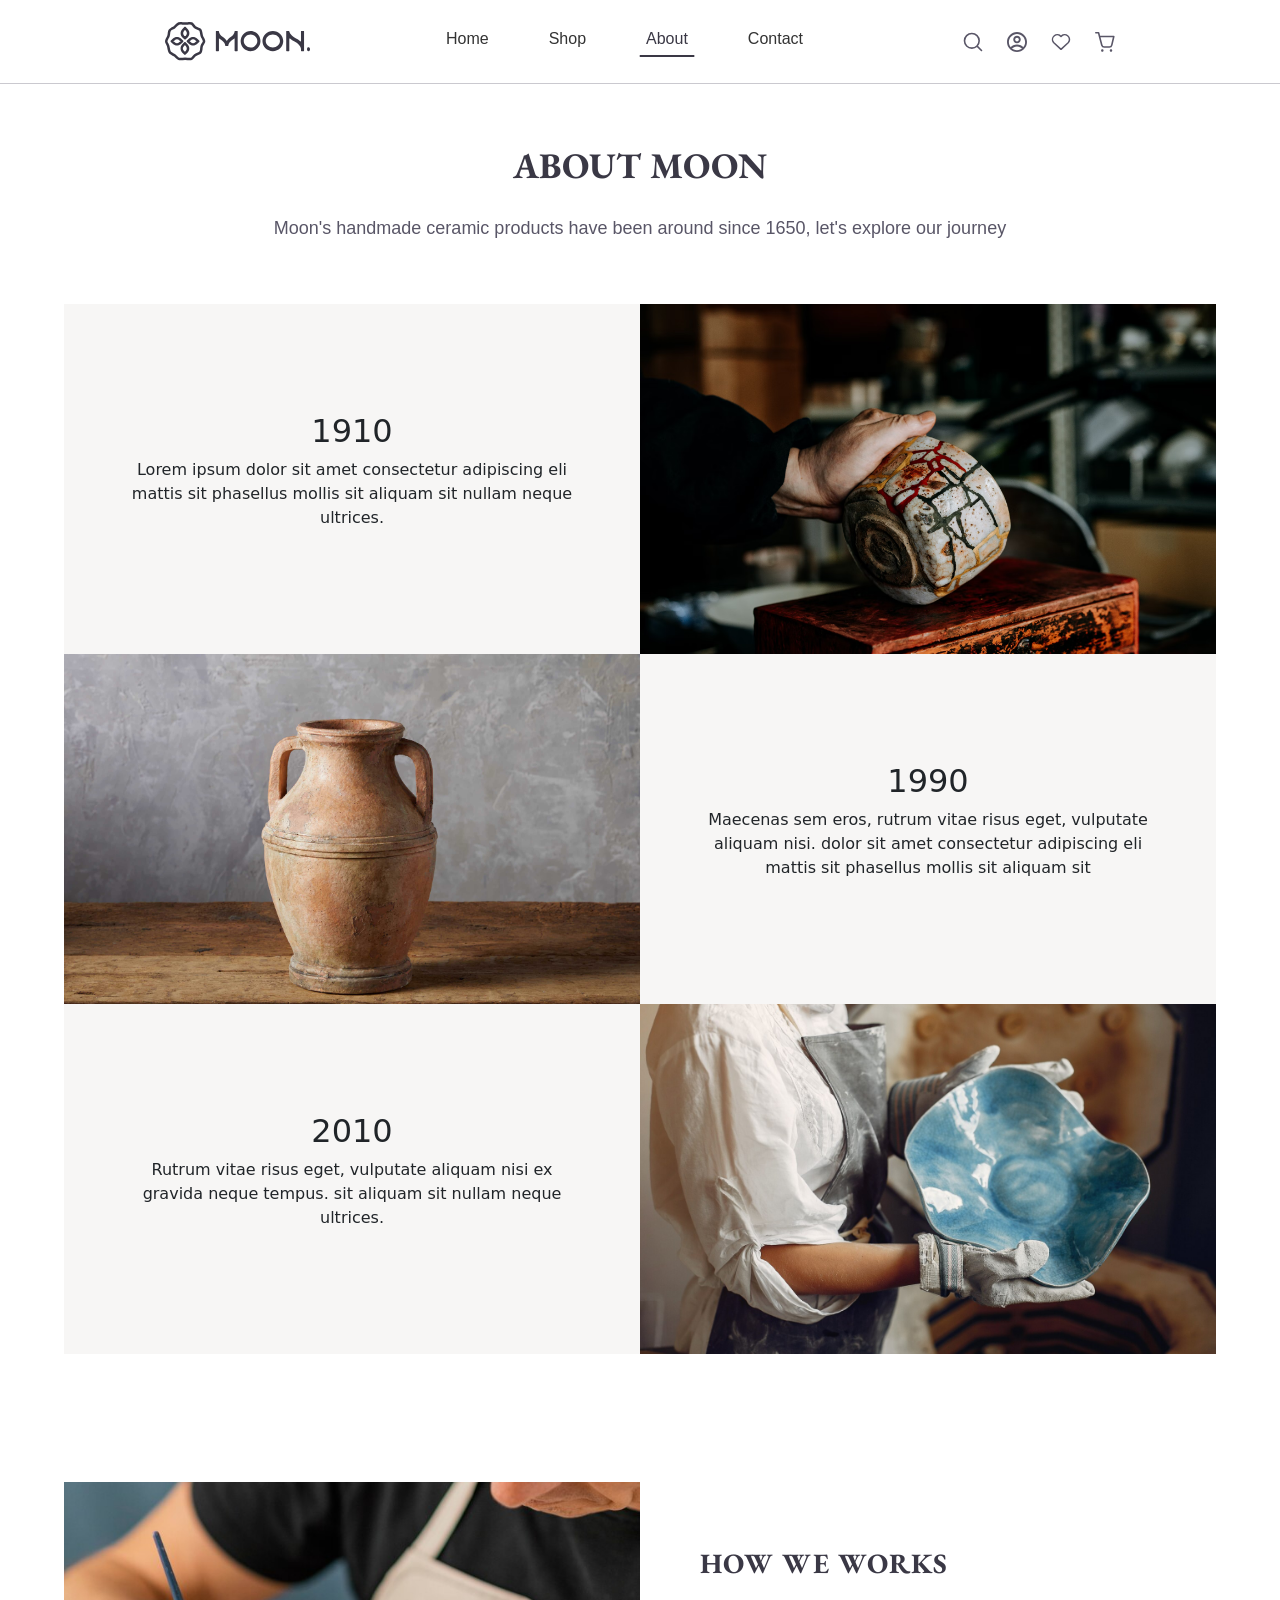
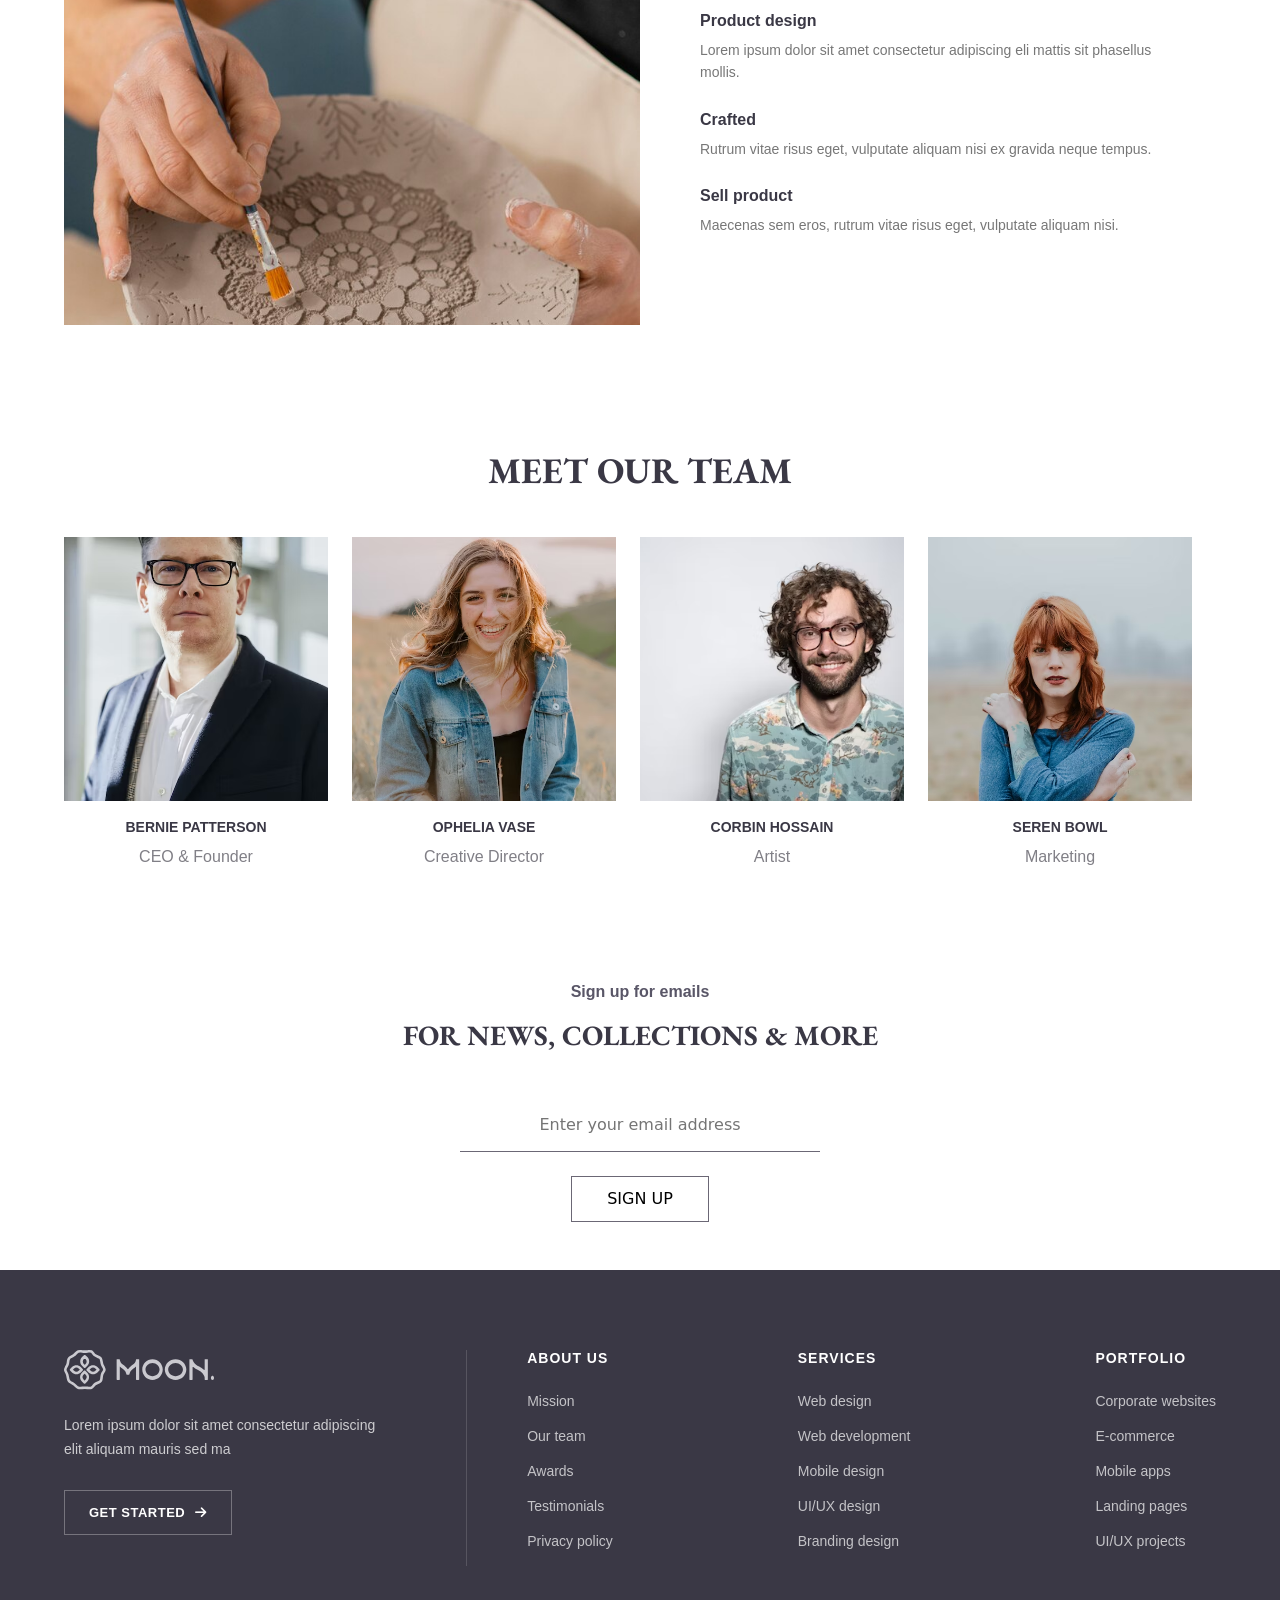
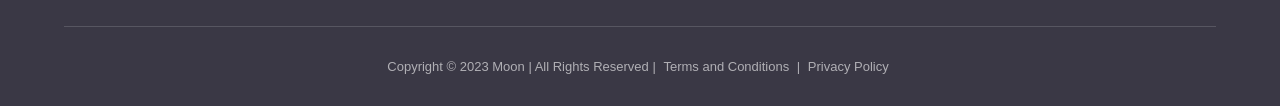
<file: pages/about.html>
<!doctype html>
<html lang="en">
  <head>
    <meta charset="UTF-8" />
    <meta name="viewport" content="width=device-width, initial-scale=1.0" />
    <title>About Moon - Crafting Beautiful Spaces</title>
    <link
      rel="stylesheet"
      href="https://cdn.jsdelivr.net/npm/swiper@11/swiper-bundle.min.css"
    />
    <!-- Link for Bootstrap -->
    <link
      href="https://cdn.jsdelivr.net/npm/bootstrap@5.3.8/dist/css/bootstrap.min.css"
      rel="stylesheet"
      integrity="sha384-sRIl4kxILFvY47J16cr9ZwB07vP4J8+LH7qKQnuqkuIAvNWLzeN8tE5YBujZqJLB"
      crossorigin="anonymous"
    />

    <link rel="stylesheet" href="../styles/About.css" />
    <link
      rel="stylesheet"
      href="https://cdnjs.cloudflare.com/ajax/libs/font-awesome/6.5.1/css/all.min.css"
    />
    <link rel="icon" type="image/png" href="../images/whitelogo.svg" />
  </head>
  <body>
    <div class="off-screen-menu">
      <ul>
        <li><a href="../index.html">Home</a></li>
        <li><a href="shop.html">Shop</a></li>
        <li><a href="about.html">About</a></li>
        <li><a href="about.html">Contact</a></li>
        <li><a href="#">Wishlist</a></li>
        <li><a href="blog.html">Discover</a></li>
        <li><a href="#">My Account</a></li>
      </ul>
    </div>

    <div class="menu-overlay"></div>

    <header>
      <div
        class="header-content d-flex justify-content-between align-items-center"
      >
        <div class="hamburger">
          <span></span>
          <span></span>
          <span></span>
        </div>

        <div class="logo">
          <a href="../index.html">
            <img src="../images/mainlogo.svg" alt="Moon Logo" />
          </a>
        </div>

        <nav class="desktop-nav">
          <ul>
            <li><a href="../index.html">Home</a></li>
            <li><a href="shop.html">Shop</a></li>
            <li><a href="about.html" class="active">About</a></li>
            <li><a href="contact.html">Contact</a></li>
          </ul>
        </nav>

        <div class="header-icons d-flex align-items-center">
          <a href="#" class="nav-icon-hide"
            ><img src="../images/Search.svg" alt="Search"
          /></a>
          <a href="#" class="nav-icon-hide"
            ><img src="../images/Avatar.svg" alt="User"
          /></a>
          <a href="#" class="nav-icon-hide"
            ><img src="../images/Heart.svg" alt="Wishlist"
          /></a>
          <a href="cart.html" class="cart-icon"
            ><img src="../images/Shopping cart.svg" alt="Cart"
          /></a>
        </div>
      </div>
    </header>

    <main class="layout">
      <section class="main-content">
        <h2>About Moon</h2>
        <p>
          Moon's handmade ceramic products have been around since 1650, let's
          explore our journey
        </p>
      </section>

      <section class="about-section my-5">
        <!-- 1 out of 3 -->
        <div class="row g-0">
          <div class="col-lg-6 about-content-1">
            <h2>1910</h2>

            <p>
              Lorem ipsum dolor sit amet consectetur adipiscing eli mattis sit
              phasellus mollis sit aliquam sit nullam neque ultrices.
            </p>
          </div>

          <div class="col-lg-6">
            <img
              src="../images/about-history-img1.jpg"
              alt=""
              class="about-image-1"
            />
          </div>
        </div>

        <!-- 2 out of 3 -->
        <div class="row g-0">
          <div class="col-lg-6">
            <img
              src="../images/about-history-img2.jpg"
              alt=""
              class="about-image-2"
            />
          </div>
          <div class="col-lg-6 about-content-2">
            <h2>1990</h2>

            <p>
              Maecenas sem eros, rutrum vitae risus eget, vulputate aliquam
              nisi. dolor sit amet consectetur adipiscing eli mattis sit
              phasellus mollis sit aliquam sit
            </p>
          </div>
        </div>

        <!-- 3 out of 3 -->
        <div class="row g-0">
          <div class="col-lg-6 about-content-3">
            <h2>2010</h2>

            <p>
              Rutrum vitae risus eget, vulputate aliquam nisi ex gravida neque
              tempus. sit aliquam sit nullam neque ultrices.
            </p>
          </div>

          <div class="col-lg-6">
            <img
              src="../images/about-history-img3.jpg"
              alt="Christmas Collection"
              class="about-image-3"
            />
          </div>
        </div>
      </section>

      <section class="how-we-work">
        <div class="row g-0">
          <div class="col-lg-6">
            <img
              src="../images/about-work-img.jpg"
              alt="Artisan at work"
              class="work-image"
            />
          </div>
          <div
            class="col-lg-6 work-content d-flex flex-column justify-content-center"
          >
            <h2>How we works</h2>

            <div class="work-text">
              <h4>Product design</h4>
              <p>
                Lorem ipsum dolor sit amet consectetur adipiscing eli mattis sit
                phasellus mollis.
              </p>
            </div>
            <div class="work-text">
              <h4>Crafted</h4>
              <p>
                Rutrum vitae risus eget, vulputate aliquam nisi ex gravida neque
                tempus.
              </p>
            </div>
            <div class="work-text">
              <h4>Sell product</h4>
              <p>
                Maecenas sem eros, rutrum vitae risus eget, vulputate aliquam
                nisi.
              </p>
            </div>
          </div>
        </div>
      </section>

      <section class="our-team py-5">
        <div class="team-head">
          <h2>Meet Our Team</h2>
        </div>

        <div class="team-swiper-container">
          <div class="swiper teamSwiper">
            <div class="row swiper-wrapper">
              <div class="col-6 col-md-3 swiper-slide">
                <div class="team-item">
                  <img src="../images/team-img1.png" alt="Bernie Patterson" />
                  <h6 class="mt-3">Bernie PATTERSON</h6>
                  <p>CEO & Founder</p>
                </div>
              </div>

              <div class="col-6 col-md-3 swiper-slide">
                <div class="team-item">
                  <img src="../images/team-img2.png" alt="Ophelia Vase" />
                  <h6 class="mt-3">Ophelia Vase</h6>
                  <p>Creative Director</p>
                </div>
              </div>

              <div class="col-6 col-md-3 swiper-slide">
                <div class="team-item">
                  <img src="../images/team-img3.png" alt="Corbin Hossain" />
                  <h6 class="mt-3">CorbiN HOSSAIN</h6>
                  <p>Artist</p>
                </div>
              </div>

              <div class="col-6 col-md-3 swiper-slide">
                <div class="team-item">
                  <img src="../images/team-img4.png" alt="Seren Bowl" />
                  <h6 class="mt-3">Seren Bowl</h6>
                  <p>Marketing</p>
                </div>
              </div>
            </div>
            <div class="swiper-pagination d-none"></div>
          </div>
        </div>
      </section>

      <!-- Sign up Section -->
      <section class="newsletter py-5">
        <div class="text-center">
          <p class="mb-3">Sign up for emails</p>

          <h2 class="newsletter-title mb-5">FOR NEWS, COLLECTIONS & MORE</h2>

          <form class="d-flex flex-column align-items-center">
            <input
              type="email"
              class="newsletter-input"
              placeholder="Enter your email address"
            />

            <button class="newsletter-btn mt-4">SIGN UP</button>
          </form>
        </div>
      </section>
    </main>

    <!-- footer Section -->
    <footer class="footer">
      <div class="footer-container">
        <div class="footer-top">
          <div class="footer-brand">
            <img src="../images/footer-img.svg" alt="Moon Logo" />
            <p>
              Lorem ipsum dolor sit amet consectetur adipiscing elit aliquam
              mauris sed ma
            </p>
            <a href="#" class="footer-btn">
              GET STARTED <i class="fa-solid fa-arrow-right"></i>
            </a>
          </div>

          <div class="footer-links">
            <div class="footer-column">
              <h4>ABOUT US</h4>
              <a href="#">Mission</a>
              <a href="#">Our team</a>
              <a href="#">Awards</a>
              <a href="#">Testimonials</a>
              <a href="#">Privacy policy</a>
            </div>

            <div class="footer-column">
              <h4>SERVICES</h4>
              <a href="#">Web design</a>
              <a href="#">Web development</a>
              <a href="#">Mobile design</a>
              <a href="#">UI/UX design</a>
              <a href="#">Branding design</a>
            </div>

            <div class="footer-column">
              <h4>PORTFOLIO</h4>
              <a href="#">Corporate websites</a>
              <a href="#">E-commerce</a>
              <a href="#">Mobile apps</a>
              <a href="#">Landing pages</a>
              <a href="#">UI/UX projects</a>
            </div>
          </div>
        </div>

        <div class="footer-bottom">
          <p>
            Copyright © 2023 Moon | All Rights Reserved |
            <a href="#">Terms and Conditions</a> |
            <a href="#">Privacy Policy</a>
          </p>
        </div>
      </div>
    </footer>
    <script src="https://cdn.jsdelivr.net/npm/swiper@11/swiper-bundle.min.js"></script>
    <script src="../Scripts/About.js"></script>
  </body>
</html>
</file>
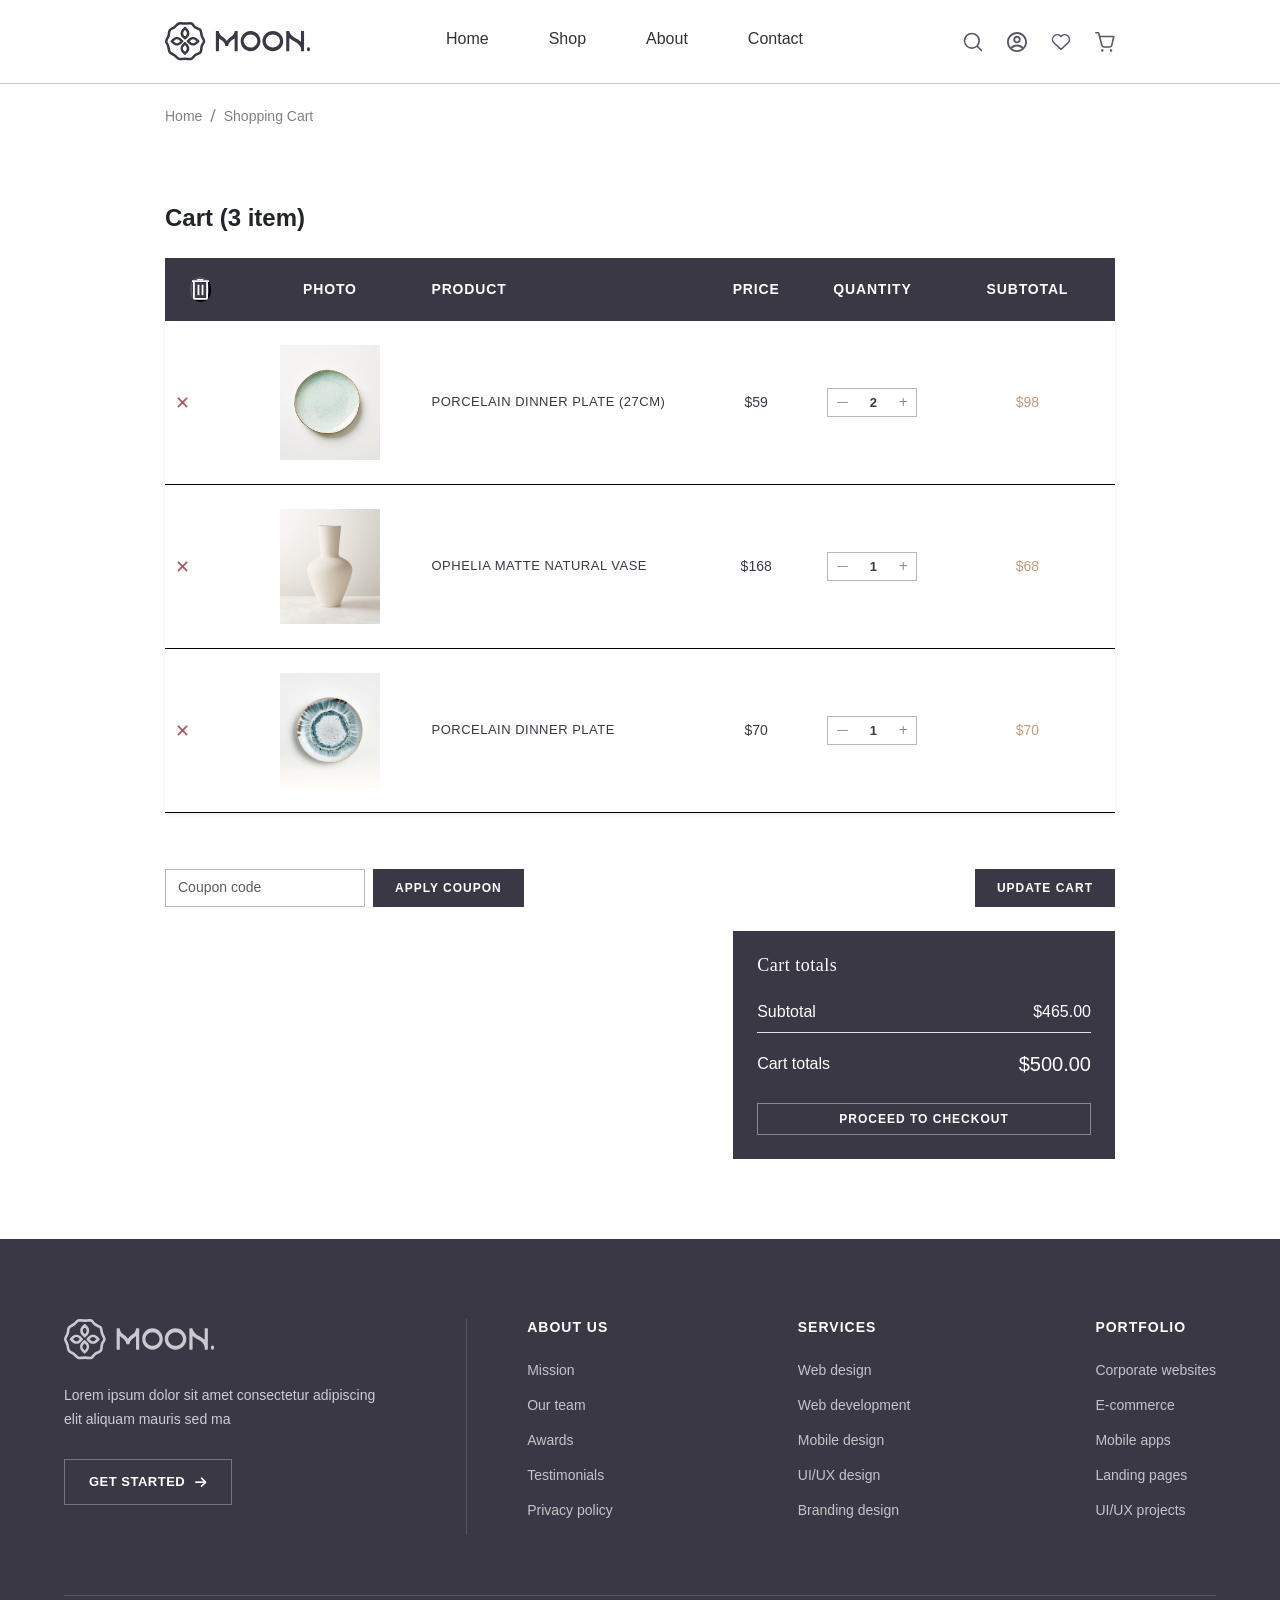
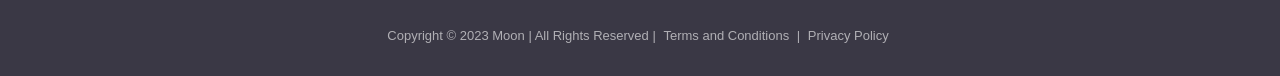
<file: pages/cart.html>
<!doctype html>
<html lang="en">
  <head>
    <meta charset="UTF-8" />
    <meta name="viewport" content="width=device-width, initial-scale=1.0" />
    <title>Moon | View Your Shopping Cart</title>
    <link
      rel="stylesheet"
      href="https://cdn.jsdelivr.net/npm/swiper@11/swiper-bundle.min.css"
    />
    <!-- Link for Bootstrap -->
    <link
      href="https://cdn.jsdelivr.net/npm/bootstrap@5.3.8/dist/css/bootstrap.min.css"
      rel="stylesheet"
      integrity="sha384-sRIl4kxILFvY47J16cr9ZwB07vP4J8+LH7qKQnuqkuIAvNWLzeN8tE5YBujZqJLB"
      crossorigin="anonymous"
    />

    <link rel="stylesheet" href="../styles/cart.css" />
    <link
      rel="stylesheet"
      href="https://cdnjs.cloudflare.com/ajax/libs/font-awesome/6.5.1/css/all.min.css"
    />
    <link rel="icon" type="image/png" href="../images/whitelogo.svg" />
  </head>
  <body>
    <div class="off-screen-menu">
      <ul>
        <li><a href="../index.html">Home</a></li>
        <li><a href="shop.html">Shop</a></li>
        <li><a href="about.html">About</a></li>
        <li><a href="contact.html">Contact</a></li>
        <li><a href="#">Wishlist</a></li>
        <li><a href="blog.html">Discover</a></li>
        <li><a href="#">My Account</a></li>
      </ul>
    </div>

    <div class="menu-overlay"></div>

    <header>
      <div
        class="header-content d-flex justify-content-between align-items-center"
      >
        <div class="hamburger">
          <span></span>
          <span></span>
          <span></span>
        </div>

        <div class="logo">
          <a href="../index.html">
            <img src="../images/mainlogo.svg" alt="Moon Logo" />
          </a>
        </div>

        <nav class="desktop-nav">
          <ul>
            <li><a href="../index.html">Home</a></li>
            <li><a href="shop.html">Shop</a></li>
            <li><a href="about.html">About</a></li>
            <li><a href="contact.html">Contact</a></li>
          </ul>
        </nav>

        <div class="header-icons d-flex align-items-center">
          <a href="#" class="nav-icon-hide"
            ><img src="../images/Search.svg" alt="Search"
          /></a>
          <a href="#" class="nav-icon-hide"
            ><img src="../images/Avatar.svg" alt="User"
          /></a>
          <a href="#" class="nav-icon-hide"
            ><img src="../images/Heart.svg" alt="Wishlist"
          /></a>
          <a href="cart.html" class="cart-icon"
            ><img src="../images/Shopping cart.svg" alt="Cart"
          /></a>
        </div>
      </div>
    </header>

    <main class="layout">
      <section class="cart-head d-flex align-items-center gap-2 mb-4">
        <a href="../index.html">Home</a>
        <span>/</span>
        <a href="./shop.html">Shopping Cart</a>
      </section>
      <!-- the cart-container section -->
      <section class="cart-container">
        <h2 class="mb-4">Cart (<span id="itemcounter">3</span> item)</h2>

        <div class="cart-item">
          <div
            class="cart-info d-flex align-items-center text-uppercase row g-0 text-center"
          >
            <div class="col-1 text-start">
              <button class="bin-button">
                <svg
                  class="bin-top"
                  viewBox="0 0 39 7"
                  fill="none"
                  xmlns="http://www.w3.org/2000/svg"
                >
                  <line
                    y1="5"
                    x2="39"
                    y2="5"
                    stroke="white"
                    stroke-width="4"
                  ></line>
                  <line
                    x1="12"
                    y1="1.5"
                    x2="26.0357"
                    y2="1.5"
                    stroke="white"
                    stroke-width="3"
                  ></line>
                </svg>
                <svg
                  class="bin-bottom"
                  viewBox="0 0 33 39"
                  fill="none"
                  xmlns="http://www.w3.org/2000/svg"
                >
                  <mask id="path-1-inside-1_8_19" fill="white">
                    <path
                      d="M0 0H33V35C33 37.2091 31.2091 39 29 39H4C1.79086 39 0 37.2091 0 35V0Z"
                    ></path>
                  </mask>
                  <path
                    d="M0 0H33H0ZM37 35C37 39.4183 33.4183 43 29 43H4C-0.418278 43 -4 39.4183 -4 35H4H29H37ZM4 43C-0.418278 43 -4 39.4183 -4 35V0H4V35V43ZM37 0V35C37 39.4183 33.4183 43 29 43V35V0H37Z"
                    fill="white"
                    mask="url(#path-1-inside-1_8_19)"
                  ></path>
                  <path d="M12 6L12 29" stroke="white" stroke-width="4"></path>
                  <path d="M21 6V29" stroke="white" stroke-width="4"></path>
                </svg>
              </button>
            </div>

            <div class="col-2"><h6>Photo</h6></div>
            <div class="col-4 text-start ps-4"><h6>Product</h6></div>
            <div class="col-1"><h6>Price</h6></div>
            <div class="col-2"><h6>Quantity</h6></div>
            <div class="col-2"><h6>Subtotal</h6></div>
          </div>
        </div>

        <div class="cart-items-list shadow-sm">
          <div class="cart-item-row row align-items-center text-center g-0">
            <div class="col-1 text-start item-remove">
              <button class="btn border-0 p-0">✕</button>
            </div>
            <div class="col-2 item-img">
              <img
                src="../images/Discover-img-1.jpg"
                alt="Porcelain Dinner Plate"
                class="img-fluid"
              />
            </div>
            <div class="col-4 text-start ps-4 item-title">
              <h6>PORCELAIN DINNER PLATE (27CM)</h6>
            </div>
            <div class="col-1 item-price">
              <span>$59</span>
            </div>
            <div class="col-2 item-quantity">
              <div
                class="quantity-counter d-flex align-items-center justify-content-between mx-auto"
              >
                <button class="qty-btn">—</button>
                <span class="qty-val">2</span>
                <button class="qty-btn">+</button>
              </div>
            </div>
            <div class="col-2 item-subtotal">
              <span>$98</span>
            </div>
          </div>

          <div class="cart-item-row row align-items-center text-center g-0">
            <div class="col-1 text-start item-remove">
              <button class="btn border-0 p-0">✕</button>
            </div>
            <div class="col-2 item-img">
              <img
                src="../images/Discover-img-2.jpg"
                alt="Ophelia Matte Natural Vase"
                class="img-fluid"
              />
            </div>
            <div class="col-4 text-start ps-4 item-title">
              <h6>OPHELIA MATTE NATURAL VASE</h6>
            </div>
            <div class="col-1 item-price">
              <span>$168</span>
            </div>
            <div class="col-2 item-quantity">
              <div
                class="quantity-counter d-flex align-items-center justify-content-between mx-auto"
              >
                <button class="qty-btn">—</button>
                <span class="qty-val">1</span>
                <button class="qty-btn">+</button>
              </div>
            </div>
            <div class="col-2 item-subtotal">
              <span>$68</span>
            </div>
          </div>

          <div class="cart-item-row row align-items-center text-center g-0">
            <div class="col-1 text-start item-remove">
              <button class="btn border-0 p-0">✕</button>
            </div>
            <div class="col-2 item-img">
              <img
                src="..//images/Discover-img-3.jpg"
                alt="Porcelain Dinner Plate"
                class="img-fluid"
              />
            </div>
            <div class="col-4 text-start ps-4 item-title">
              <h6>PORCELAIN DINNER PLATE</h6>
            </div>
            <div class="col-1 item-price">
              <span>$70</span>
            </div>
            <div class="col-2 item-quantity">
              <div
                class="quantity-counter d-flex align-items-center justify-content-between mx-auto"
              >
                <button class="qty-btn">—</button>
                <span class="qty-val">1</span>
                <button class="qty-btn">+</button>
              </div>
            </div>
            <div class="col-2 item-subtotal">
              <span>$70</span>
            </div>
          </div>
        </div>

        <div class="row mt-4 pt-2 g-4">
          <div class="col-md-7">
            <div class="coupon-box d-flex gap-2">
              <input
                type="text"
                placeholder="Coupon code"
                class="form-control rounded-0"
              />
              <button class="btn btn-apply text-uppercase">Apply Coupon</button>
            </div>
          </div>

          <div class="col-md-5 d-flex flex-column align-items-end">
            <button class="btn btn-update text-uppercase mb-4">
              Update Cart
            </button>

            <div class="cart-totals-card w-100 p-4">
              <h5 class="mb-4">Cart totals</h5>

              <div
                class="d-flex justify-content-between border-bottom pb-2 mb-3 text-muted fs-6"
              >
                <span class="text-white">Subtotal</span>
                <span class="text-white">$465.00</span>
              </div>

              <div
                class="d-flex justify-content-between align-items-center mb-4"
              >
                <span class="text-white">Cart totals</span>
                <span class="text-white fs-5">$500.00</span>
              </div>

              <a
                href="../pages/checkout.html"
                class="btn btn-checkout text-uppercase w-100 py-2.5 rounded-0"
              >
                Proceed to Checkout
              </a>
            </div>
          </div>
        </div>
      </section>
    </main>

    <!-- footer Section -->
    <footer class="footer">
      <div class="footer-container">
        <div class="footer-top">
          <div class="footer-brand">
            <img src="../images/footer-img.svg" alt="Moon Logo" />
            <p>
              Lorem ipsum dolor sit amet consectetur adipiscing elit aliquam
              mauris sed ma
            </p>
            <a href="#" class="footer-btn">
              GET STARTED <i class="fa-solid fa-arrow-right"></i>
            </a>
          </div>

          <div class="footer-links">
            <div class="footer-column">
              <h4>ABOUT US</h4>
              <a href="#">Mission</a>
              <a href="#">Our team</a>
              <a href="#">Awards</a>
              <a href="#">Testimonials</a>
              <a href="#">Privacy policy</a>
            </div>

            <div class="footer-column">
              <h4>SERVICES</h4>
              <a href="#">Web design</a>
              <a href="#">Web development</a>
              <a href="#">Mobile design</a>
              <a href="#">UI/UX design</a>
              <a href="#">Branding design</a>
            </div>

            <div class="footer-column">
              <h4>PORTFOLIO</h4>
              <a href="#">Corporate websites</a>
              <a href="#">E-commerce</a>
              <a href="#">Mobile apps</a>
              <a href="#">Landing pages</a>
              <a href="#">UI/UX projects</a>
            </div>
          </div>
        </div>

        <div class="footer-bottom">
          <p>
            Copyright © 2023 Moon | All Rights Reserved |
            <a href="#">Terms and Conditions</a> |
            <a href="#">Privacy Policy</a>
          </p>
        </div>
      </div>
    </footer>
    <script src="../Scripts/cart.js"></script>
  </body>
</html>
</file>
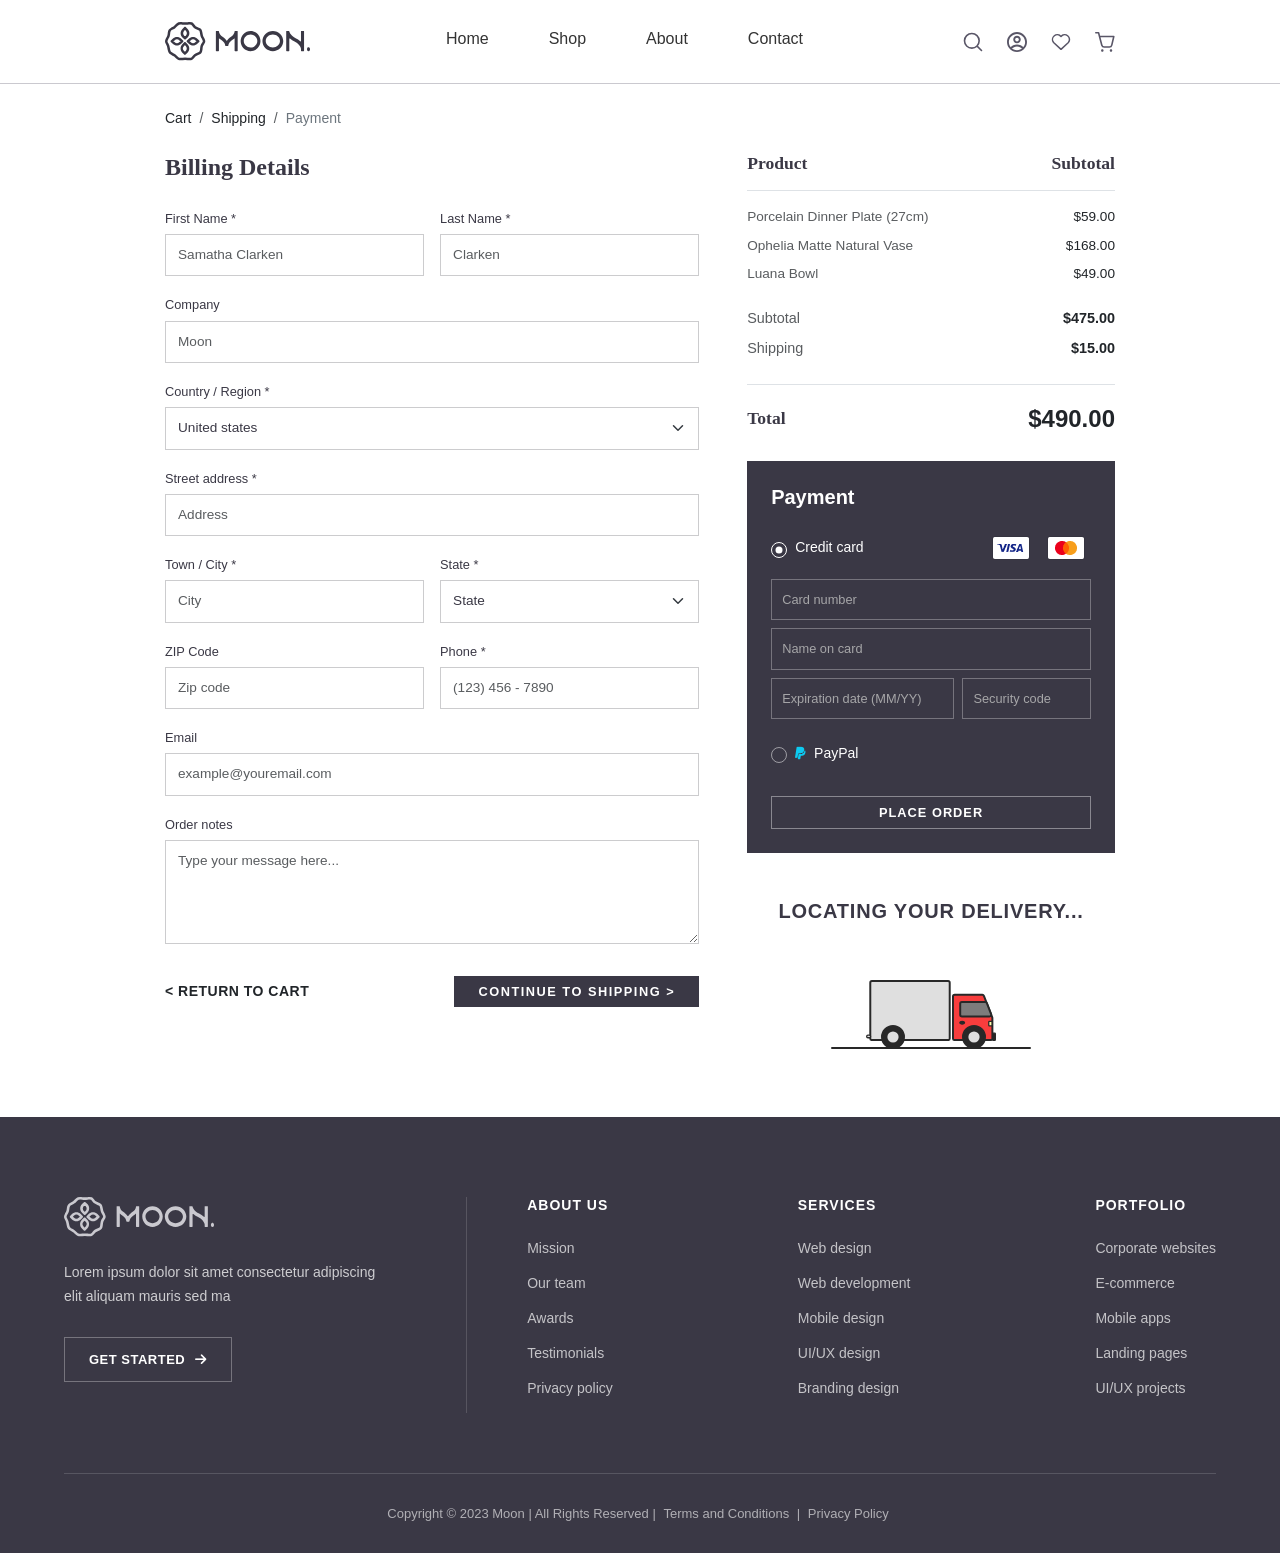
<file: pages/checkout.html>
<!doctype html>
<html lang="en">
  <head>
    <meta charset="UTF-8" />
    <meta name="viewport" content="width=device-width, initial-scale=1.0" />
    <title>Moon | Complete Order & Gateway Checkout</title>
    <!-- Link for Bootstrap -->
    <link
      href="https://cdn.jsdelivr.net/npm/bootstrap@5.3.8/dist/css/bootstrap.min.css"
      rel="stylesheet"
      integrity="sha384-sRIl4kxILFvY47J16cr9ZwB07vP4J8+LH7qKQnuqkuIAvNWLzeN8tE5YBujZqJLB"
      crossorigin="anonymous"
    />

    <link rel="stylesheet" href="../styles/checkout.css" />
    <link
      rel="stylesheet"
      href="https://cdnjs.cloudflare.com/ajax/libs/font-awesome/6.5.1/css/all.min.css"
    />
    <link rel="icon" type="image/png" href="../images/whitelogo.svg" />
  </head>
  <body>
    <div class="off-screen-menu">
      <ul>
        <li><a href="../index.html">Home</a></li>
        <li><a href="shop.html">Shop</a></li>
        <li><a href="about.html">About</a></li>
        <li><a href="contact.html">Contact</a></li>
        <li><a href="#">Wishlist</a></li>
        <li><a href="blog.html">Discover</a></li>
        <li><a href="#">My Account</a></li>
      </ul>
    </div>

    <div class="menu-overlay"></div>

    <header>
      <div
        class="header-content d-flex justify-content-between align-items-center"
      >
        <div class="hamburger">
          <span></span>
          <span></span>
          <span></span>
        </div>

        <div class="logo">
          <a href="../index.html">
            <img src="../images/mainlogo.svg" alt="Moon Logo" />
          </a>
        </div>

        <nav class="desktop-nav">
          <ul>
            <li><a href="../index.html">Home</a></li>
            <li><a href="shop.html">Shop</a></li>
            <li><a href="about.html">About</a></li>
            <li><a href="contact.html">Contact</a></li>
          </ul>
        </nav>

        <div class="header-icons d-flex align-items-center">
          <a href="#" class="nav-icon-hide"
            ><img src="../images/Search.svg" alt="Search"
          /></a>
          <a href="#" class="nav-icon-hide"
            ><img src="../images/Avatar.svg" alt="User"
          /></a>
          <a href="#" class="nav-icon-hide"
            ><img src="../images/Heart.svg" alt="Wishlist"
          /></a>
          <a href="cart.html" class="cart-icon"
            ><img src="../images/Shopping cart.svg" alt="Cart"
          /></a>
        </div>
      </div>
    </header>

    <nav class="layout pt-4">
      <div class="d-flex gap-2 text-muted small font-sans">
        <span class="text-dark">Cart</span> <span>/</span>
        <span class="text-dark">Shipping</span> <span>/</span>
        <span class="text-secondary fw-medium">Payment</span>
      </div>
    </nav>

    <main class="layout py-4">
      <div class="row gx-5">
        <section class="col-md-7 mb-5">
          <h2 class="section-title mb-4">Billing Details</h2>

          <form class="font-sans">
            <div class="row g-3">
              <div class="col-sm-6">
                <label class="form-label">First Name *</label>
                <input
                  type="text"
                  class="form-control rounded-0 custom-input"
                  placeholder="Samatha Clarken"
                />
              </div>
              <div class="col-sm-6">
                <label class="form-label">Last Name *</label>
                <input
                  type="text"
                  class="form-control rounded-0 custom-input"
                  placeholder="Clarken"
                />
              </div>

              <div class="col-12">
                <label class="form-label">Company</label>
                <input
                  type="text"
                  class="form-control rounded-0 custom-input"
                  placeholder="Moon"
                />
              </div>
              <div class="col-12">
                <label class="form-label">Country / Region *</label>
                <select class="form-select rounded-0 custom-input">
                  <option selected>United states</option>
                  <option>Egypt</option>
                  <option>Tanta</option>
                  <option>China</option>
                </select>
              </div>

              <div class="col-12">
                <label class="form-label">Street address *</label>
                <input
                  type="text"
                  class="form-control rounded-0 custom-input"
                  placeholder="Address"
                />
              </div>

              <div class="col-sm-6">
                <label class="form-label">Town / City *</label>
                <input
                  type="text"
                  class="form-control rounded-0 custom-input"
                  placeholder="City"
                />
              </div>
              <div class="col-sm-6">
                <label class="form-label">State *</label>
                <select class="form-select rounded-0 custom-input">
                  <option selected disabled>State</option>
                </select>
              </div>

              <div class="col-sm-6">
                <label class="form-label">ZIP Code</label>
                <input
                  type="text"
                  class="form-control rounded-0 custom-input"
                  placeholder="Zip code"
                />
              </div>
              <div class="col-sm-6">
                <label class="form-label">Phone *</label>
                <input
                  type="tel"
                  class="form-control rounded-0 custom-input"
                  placeholder="(123) 456 - 7890"
                />
              </div>

              <div class="col-12">
                <label class="form-label">Email</label>
                <input
                  type="email"
                  class="form-control rounded-0 custom-input"
                  placeholder="example@youremail.com"
                />
              </div>

              <div class="col-12">
                <label class="form-label">Order notes</label>
                <textarea
                  class="form-control rounded-0 custom-input"
                  rows="4"
                  placeholder="Type your message here..."
                ></textarea>
              </div>
            </div>

            <div
              class="d-flex justify-content-between align-items-center mt-4 pt-2"
            >
              <a
                href="./cart.html"
                class="text-uppercase text-decoration-none small fw-bold text-dark font-sans tracking-wide"
              >
                &lt; Return to Cart
              </a>
              <button
                type="submit"
                class="btn btn-dark-custom text-uppercase fw-bold tracking-wider px-4 py-2.5"
              >
                Continue to Shipping &gt;
              </button>
            </div>
          </form>
        </section>

        <aside class="col-md-5">
          <div class="order-summary-container">
            <div class="d-flex justify-content-between border-bottom pb-2 mb-3">
              <h5 class="summary-header">Product</h5>
              <h5 class="summary-header">Subtotal</h5>
            </div>

            <div class="product-lines font-sans text-muted mb-4">
              <div class="d-flex justify-content-between my-2">
                <span>Porcelain Dinner Plate (27cm)</span>
                <span class="text-dark">$59.00</span>
              </div>
              <div class="d-flex justify-content-between my-2">
                <span>Ophelia Matte Natural Vase</span>
                <span class="text-dark">$168.00</span>
              </div>
              <div class="d-flex justify-content-between my-2">
                <span>Luana Bowl</span>
                <span class="text-dark">$49.00</span>
              </div>
            </div>

            <div class="invoice-totals font-sans border-bottom pb-3 mb-3">
              <div class="d-flex justify-content-between my-2 text-muted">
                <span>Subtotal</span>
                <span class="text-dark fw-bold">$475.00</span>
              </div>
              <div class="d-flex justify-content-between my-2 text-muted">
                <span>Shipping</span>
                <span class="text-dark fw-bold">$15.00</span>
              </div>
            </div>

            <div class="d-flex justify-content-between align-items-center mb-4">
              <h5 class="summary-header mb-0">Total</h5>
              <span class="fs-4 fw-bold text-dark font-sans">$490.00</span>
            </div>

            <div class="payment-dark-card p-4 text-white">
              <h5 class="mb-4">Payment</h5>

              <div class="form-check d-flex align-items-center mb-3">
                <input
                  class="form-check-input custom-radio me-2"
                  type="radio"
                  name="paymentMethod"
                  id="ccRadio"
                  checked
                />
                <label
                  class="form-check-label font-sans small fw-medium text-white mb-0"
                  for="ccRadio"
                >
                  Credit card
                </label>
                <div class="ms-auto d-flex gap-1 cards-logos">
                  <span class="badge"
                    ><img src="../images/Frame.png" alt=""
                  /></span>
                  <span class="badge"
                    ><img src="../images/Frame (1).png" alt=""
                  /></span>
                </div>
              </div>

              <div class="cc-fields-box mb-4 font-sans">
                <input
                  type="text"
                  class="form-control rounded-0 dark-field mb-2"
                  placeholder="Card number"
                />
                <input
                  type="text"
                  class="form-control rounded-0 dark-field mb-2"
                  placeholder="Name on card"
                />
                <div class="row g-2">
                  <div class="col-7">
                    <input
                      type="text"
                      class="form-control rounded-0 dark-field"
                      placeholder="Expiration date (MM/YY)"
                    />
                  </div>
                  <div class="col-5">
                    <input
                      type="text"
                      class="form-control rounded-0 dark-field"
                      placeholder="Security code"
                    />
                  </div>
                </div>
              </div>

              <div class="form-check d-flex align-items-center mb-4 pb-2">
                <input
                  class="form-check-input custom-radio me-2"
                  type="radio"
                  name="paymentMethod"
                  id="paypalRadio"
                />
                <label
                  class="form-check-label font-sans small fw-medium text-white mb-0"
                  for="paypalRadio"
                >
                  <i class="fab fa-paypal text-info me-1"></i> PayPal
                </label>
              </div>

              <button
                type="submit"
                class="btn btn-place-order text-uppercase w-100 py-2.5 rounded-0 font-sans fw-bold"
              >
                Place Order
              </button>
            </div>
          </div>
          <div class="order-tracking-card text-center py-4">
            <h3 class="tracking-status-title">Locating Your Delivery...</h3>

            <a class="loader mx-auto mt-4" href="./Journey.html">
              <div class="truckWrapper">
                <div class="truckBody">
                  <svg
                    xmlns="http://www.w3.org/2000/svg"
                    fill="none"
                    viewBox="0 0 198 93"
                    class="trucksvg"
                  >
                    <path
                      stroke-width="3"
                      stroke="#282828"
                      fill="#F83D3D"
                      d="M135 22.5H177.264C178.295 22.5 179.22 23.133 179.594 24.0939L192.33 56.8443C192.442 57.1332 192.5 57.4404 192.5 57.7504V89C192.5 90.3807 191.381 91.5 190 91.5H135C133.619 91.5 132.5 90.3807 132.5 89V25C132.5 23.6193 133.619 22.5 135 22.5Z"
                    ></path>
                    <path
                      stroke-width="3"
                      stroke="#282828"
                      fill="#7D7C7C"
                      d="M146 33.5H181.741C182.779 33.5 183.709 34.1415 184.078 35.112L190.538 52.112C191.16 53.748 189.951 55.5 188.201 55.5H146C144.619 55.5 143.5 54.3807 143.5 53V36C143.5 34.6193 144.619 33.5 146 33.5Z"
                    ></path>
                    <path
                      stroke-width="2"
                      stroke="#282828"
                      fill="#282828"
                      d="M150 65C150 65.39 149.763 65.8656 149.127 66.2893C148.499 66.7083 147.573 67 146.5 67C145.427 67 144.501 66.7083 143.873 66.2893C143.237 65.8656 143 65.39 143 65C143 64.61 143.237 64.1344 143.873 63.7107C144.501 63.2917 145.427 63 146.5 63C147.573 63 148.499 63.2917 149.127 63.7107C149.763 64.1344 150 64.61 150 65Z"
                    ></path>
                    <rect
                      stroke-width="2"
                      stroke="#282828"
                      fill="#FFFCAB"
                      rx="1"
                      height="7"
                      width="5"
                      y="63"
                      x="187"
                    ></rect>
                    <rect
                      stroke-width="2"
                      stroke="#282828"
                      fill="#282828"
                      rx="1"
                      height="11"
                      width="4"
                      y="81"
                      x="193"
                    ></rect>
                    <rect
                      stroke-width="3"
                      stroke="#282828"
                      fill="#DFDFDF"
                      rx="2.5"
                      height="90"
                      width="121"
                      y="1.5"
                      x="6.5"
                    ></rect>
                    <rect
                      stroke-width="2"
                      stroke="#282828"
                      fill="#DFDFDF"
                      rx="2"
                      height="4"
                      width="6"
                      y="84"
                      x="1"
                    ></rect>
                  </svg>
                </div>
                <div class="truckTires">
                  <svg
                    xmlns="http://www.w3.org/2000/svg"
                    fill="none"
                    viewBox="0 0 30 30"
                    class="tiresvg"
                  >
                    <circle
                      stroke-width="3"
                      stroke="#282828"
                      fill="#282828"
                      r="13.5"
                      cy="15"
                      cx="15"
                    ></circle>
                    <circle fill="#DFDFDF" r="7" cy="15" cx="15"></circle>
                  </svg>
                  <svg
                    xmlns="http://www.w3.org/2000/svg"
                    fill="none"
                    viewBox="0 0 30 30"
                    class="tiresvg"
                  >
                    <circle
                      stroke-width="3"
                      stroke="#282828"
                      fill="#282828"
                      r="13.5"
                      cy="15"
                      cx="15"
                    ></circle>
                    <circle fill="#DFDFDF" r="7" cy="15" cx="15"></circle>
                  </svg>
                </div>
                <div class="road"></div>
                <svg
                  xml:space="preserve"
                  viewBox="0 0 453.459 453.459"
                  xmlns:xlink="http://www.w3.org/1999/xlink"
                  xmlns="http://www.w3.org/2000/svg"
                  id="Capa_1"
                  version="1.1"
                  fill="#000000"
                  class="lampPost"
                >
                  <path
                    d="M252.882,0c-37.781,0-68.686,29.953-70.245,67.358h-6.917v8.954c-26.109,2.163-45.463,10.011-45.463,19.366h9.993c-1.65,5.146-2.507,10.54-2.507,16.017c0,28.956,23.558,52.514,52.514,52.514c28.956,0,52.514-23.558,52.514-52.514c0-5.478-0.856-10.872-2.506-16.017h9.992c0-9.354-19.352-17.204-45.463-19.366v-8.954h-6.149C200.189,38.779,223.924,16,252.882,16c29.952,0,54.32,24.368,54.32,54.32c0,28.774-11.078,37.009-25.105,47.437c-17.444,12.968-37.216,27.667-37.216,78.884v113.914h-0.797c-5.068,0-9.174,4.108-9.174,9.177c0,2.844,1.293,5.383,3.321,7.066c-3.432,27.933-26.851,95.744-8.226,115.459v11.202h45.75v-11.202c18.625-19.715-4.794-87.527-8.227-115.459c2.029-1.683,3.322-4.223,3.322-7.066c0-5.068-4.107-9.177-9.176-9.177h-0.795V196.641c0-43.174,14.942-54.283,30.762-66.043c14.793-10.997,31.559-23.461,31.559-60.277C323.202,31.545,291.656,0,252.882,0z M232.77,111.694c0,23.442-19.071,42.514-42.514,42.514c-23.442,0-42.514-19.072-42.514-42.514c0-5.531,1.078-10.957,3.141-16.017h78.747C231.693,100.736,232.77,106.162,232.77,111.694z"
                  ></path>
                </svg>
              </div>
            </a>
          </div>
        </aside>
      </div>
    </main>

    <!-- footer Section -->
    <footer class="footer">
      <div class="footer-container">
        <div class="footer-top">
          <div class="footer-brand">
            <img src="../images/footer-img.svg" alt="Moon Logo" />
            <p>
              Lorem ipsum dolor sit amet consectetur adipiscing elit aliquam
              mauris sed ma
            </p>
            <a href="#" class="footer-btn">
              GET STARTED <i class="fa-solid fa-arrow-right"></i>
            </a>
          </div>

          <div class="footer-links">
            <div class="footer-column">
              <h4>ABOUT US</h4>
              <a href="#">Mission</a>
              <a href="#">Our team</a>
              <a href="#">Awards</a>
              <a href="#">Testimonials</a>
              <a href="#">Privacy policy</a>
            </div>

            <div class="footer-column">
              <h4>SERVICES</h4>
              <a href="#">Web design</a>
              <a href="#">Web development</a>
              <a href="#">Mobile design</a>
              <a href="#">UI/UX design</a>
              <a href="#">Branding design</a>
            </div>

            <div class="footer-column">
              <h4>PORTFOLIO</h4>
              <a href="#">Corporate websites</a>
              <a href="#">E-commerce</a>
              <a href="#">Mobile apps</a>
              <a href="#">Landing pages</a>
              <a href="#">UI/UX projects</a>
            </div>
          </div>
        </div>

        <div class="footer-bottom">
          <p>
            Copyright © 2023 Moon | All Rights Reserved |
            <a href="#">Terms and Conditions</a> |
            <a href="#">Privacy Policy</a>
          </p>
        </div>
      </div>
    </footer>

    <script src="../Scripts/checkout.js"></script>
  </body>
</html>
</file>
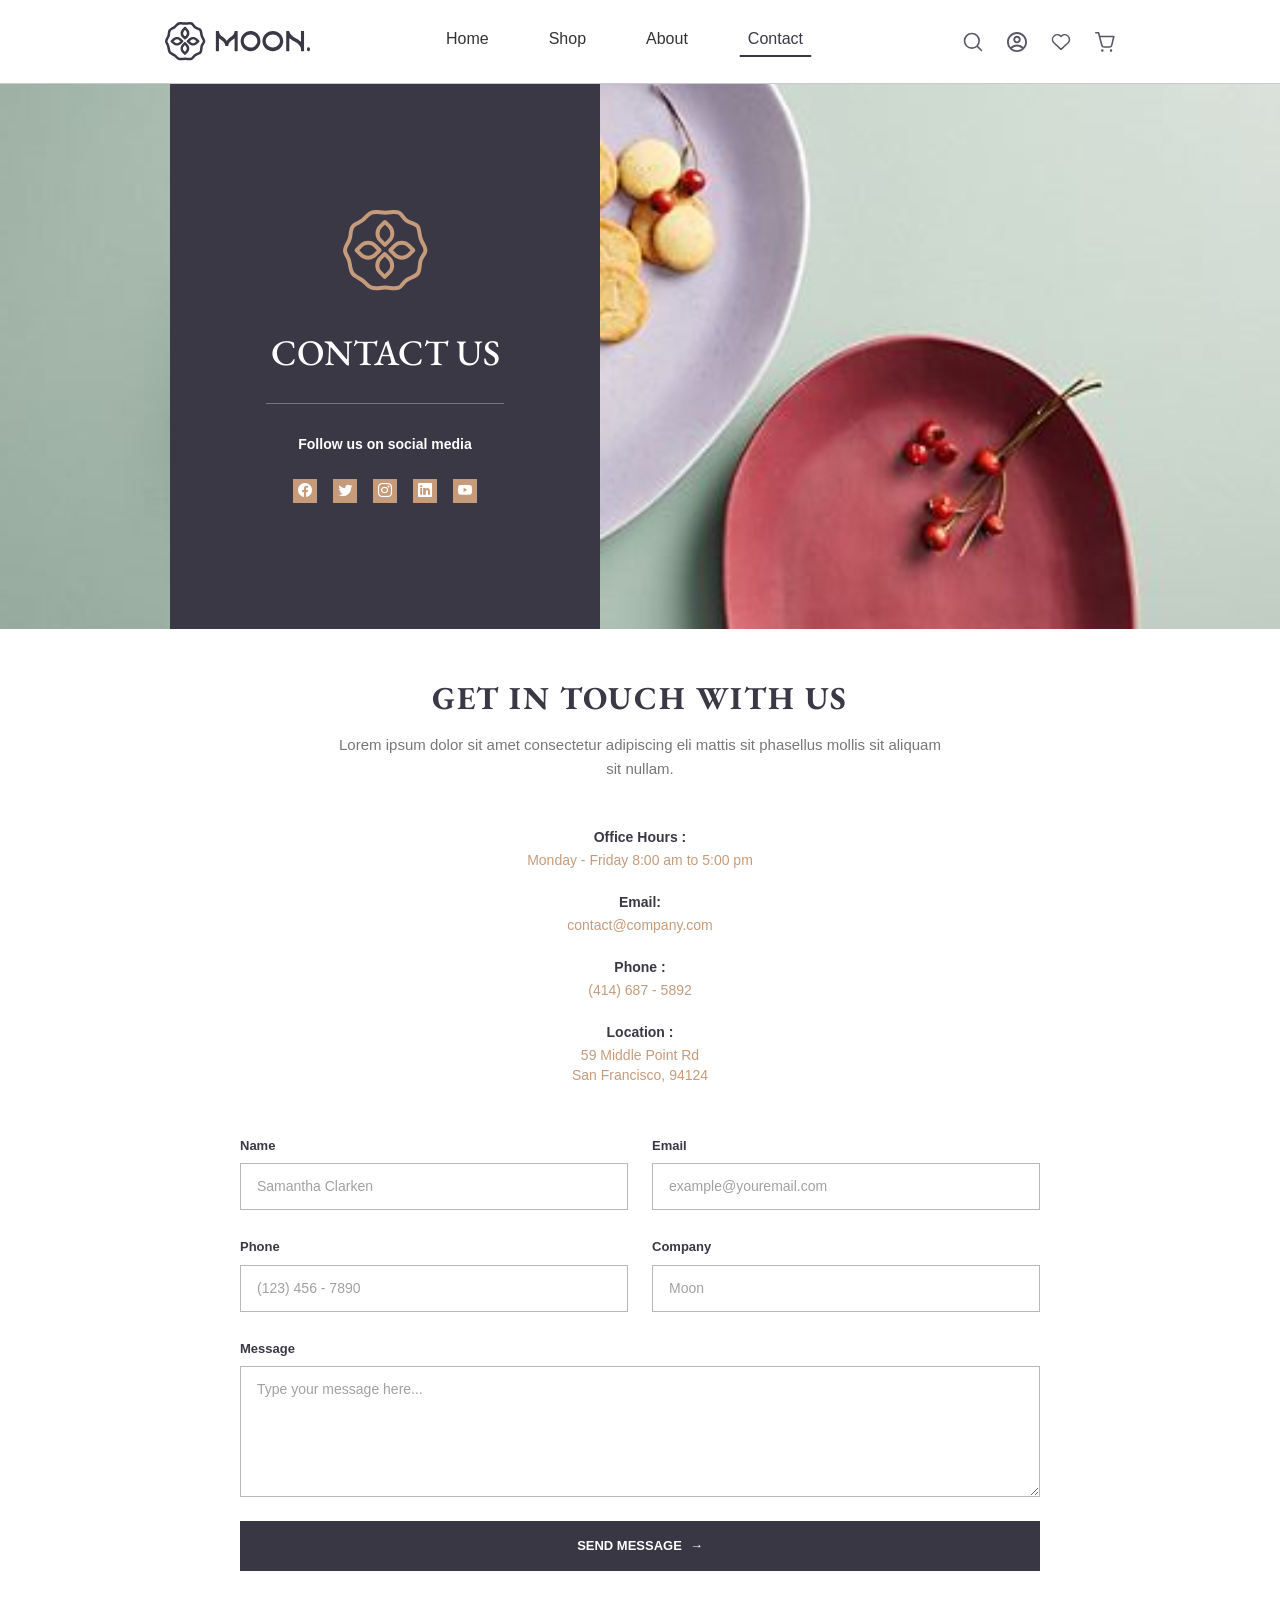
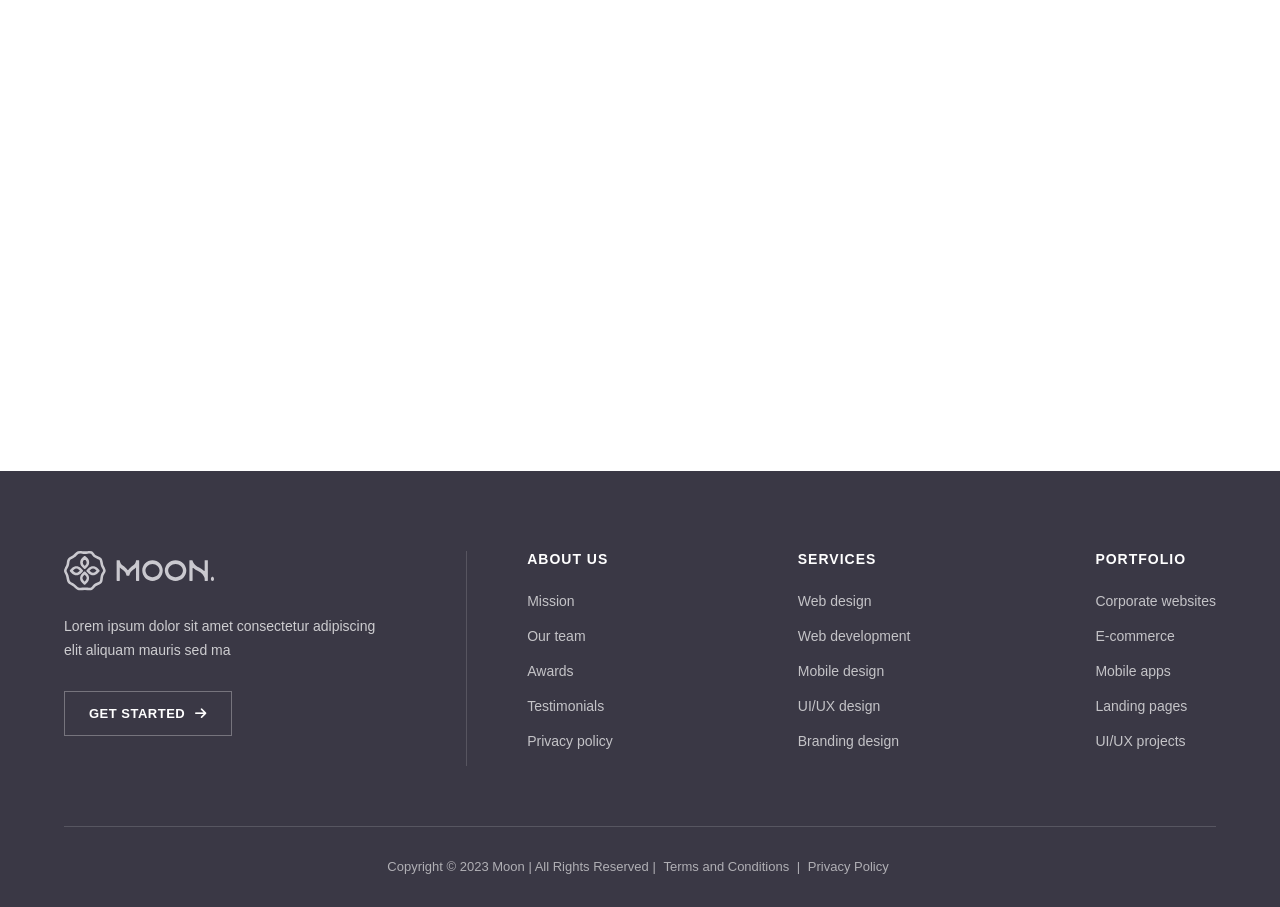
<file: pages/contact.html>
<!doctype html>
<html lang="en">
  <head>
    <meta charset="UTF-8" />
    <meta name="viewport" content="width=device-width, initial-scale=1.0" />
    <title>Contact Moon - Help & Support</title>
    <!-- Link for Bootstrap -->
    <link
      href="https://cdn.jsdelivr.net/npm/bootstrap@5.3.8/dist/css/bootstrap.min.css"
      rel="stylesheet"
      integrity="sha384-sRIl4kxILFvY47J16cr9ZwB07vP4J8+LH7qKQnuqkuIAvNWLzeN8tE5YBujZqJLB"
      crossorigin="anonymous"
    />

    <!-- Bootstrap Icons -->
    <link
      rel="stylesheet"
      href="https://cdn.jsdelivr.net/npm/bootstrap-icons@1.11.3/font/bootstrap-icons.min.css"
    />
    <link rel="stylesheet" href="../styles/Contact.css" />
    <link
      rel="stylesheet"
      href="https://cdnjs.cloudflare.com/ajax/libs/font-awesome/6.5.1/css/all.min.css"
    />
    <link rel="icon" type="image/png" href="../images/whitelogo.svg" />
  </head>
  <body>
    <div class="off-screen-menu">
      <ul>
        <li><a href="../index.html">Home</a></li>
        <li><a href="shop.html">Shop</a></li>
        <li><a href="about.html">About</a></li>
        <li><a href="contact.html">Contact</a></li>
        <li><a href="#">Wishlist</a></li>
        <li><a href="blog.html">Discover</a></li>
        <li><a href="#">My Account</a></li>
      </ul>
    </div>

    <div class="menu-overlay"></div>

    <header>
      <div
        class="header-content d-flex justify-content-between align-items-center"
      >
        <div class="hamburger">
          <span></span>
          <span></span>
          <span></span>
        </div>

        <div class="logo">
          <a href="../index.html">
            <img src="../images/mainlogo.svg" alt="Moon Logo" />
          </a>
        </div>

        <nav class="desktop-nav">
          <ul>
            <li><a href="../index.html">Home</a></li>
            <li><a href="shop.html">Shop</a></li>
            <li><a href="about.html">About</a></li>
            <li><a href="contact.html" class="active">Contact</a></li>
          </ul>
        </nav>

        <div class="header-icons d-flex align-items-center">
          <a href="#" class="nav-icon-hide"
            ><img src="../images/Search.svg" alt="Search"
          /></a>
          <a href="#" class="nav-icon-hide"
            ><img src="../images/Avatar.svg" alt="User"
          /></a>
          <a href="#" class="nav-icon-hide"
            ><img src="../images/Heart.svg" alt="Wishlist"
          /></a>
          <a href="cart.html" class="cart-icon"
            ><img src="../images/Shopping cart.svg" alt="Cart"
          /></a>
        </div>
      </div>
    </header>

    <section class="hero">
      <div class="hero-right">
        <img src="../images/contact-head.png" alt="Contact Banner" />
      </div>

      <div class="hero-left">
        <img
          src="../images/moon-icon-brown.svg"
          alt="Logo"
          class="contact-logo"
        />

        <h1>CONTACT US</h1>

        <div class="line"></div>

        <p>Follow us on social media</p>

        <div class="social-links">
          <a href="#" class="social-icon">
            <i class="bi bi-facebook"></i>
          </a>

          <a href="#" class="social-icon">
            <i class="bi bi-twitter"></i>
          </a>

          <a href="#" class="social-icon">
            <i class="bi bi-instagram"></i>
          </a>

          <a href="#" class="social-icon">
            <i class="bi bi-linkedin"></i>
          </a>

          <a href="#" class="social-icon">
            <i class="bi bi-youtube"></i>
          </a>
        </div>
      </div>
    </section>

    <section class="contact-head">
      <div class="contact-container">
        <div class="text-center mb-5">
          <h2 class="contact-main-title">GET IN TOUCH WITH US</h2>
          <p class="contact-subtitle mx-auto">
            Lorem ipsum dolor sit amet consectetur adipiscing eli mattis sit
            phasellus mollis sit aliquam sit nullam.
          </p>
        </div>

        <div class="contact-info text-center mb-5">
          <div class="info-item">
            <h5>Office Hours :</h5>
            <p>Monday - Friday 8:00 am to 5:00 pm</p>
          </div>
          <div class="info-item">
            <h5>Email:</h5>
            <p><a href="mailto:contact@company.com">contact@company.com</a></p>
          </div>
          <div class="info-item">
            <h5>Phone :</h5>
            <p>(414) 687 - 5892</p>
          </div>
          <div class="info-item">
            <h5>Location :</h5>
            <p>59 Middle Point Rd<br />San Francisco, 94124</p>
          </div>
        </div>

        <form class="input-info">
          <div class="row g-4">
            <div class="col-md-6">
              <label for="formName" class="form-label">Name</label>
              <input
                type="text"
                class="form-control"
                id="formName"
                placeholder="Samantha Clarken"
                required
              />
            </div>

            <div class="col-md-6">
              <label for="formEmail" class="form-label">Email</label>
              <input
                type="email"
                class="form-control"
                id="formEmail"
                placeholder="example@youremail.com"
                required
              />
            </div>

            <div class="col-md-6">
              <label for="formPhone" class="form-label">Phone</label>
              <input
                type="tel"
                class="form-control"
                id="formPhone"
                placeholder="(123) 456 - 7890"
              />
            </div>

            <div class="col-md-6">
              <label for="formCompany" class="form-label">Company</label>
              <input
                type="text"
                class="form-control"
                id="formCompany"
                placeholder="Moon"
              />
            </div>

            <div class="col-12">
              <label for="formMessage" class="form-label">Message</label>
              <textarea
                class="form-control"
                id="formMessage"
                rows="5"
                placeholder="Type your message here..."
                required
              ></textarea>
            </div>

            <div class="col-12 text-center mt-4">
              <button type="submit" class="btn input-btn text-uppercase">
                Send Message<span class="ms-2">→</span>
              </button>
            </div>
          </div>
        </form>
      </div>
    </section>

    <section class="map-section">
      <div class="responsive-map-container">
        <iframe
          src="https://www.google.com/maps/embed?pb=!1m18!1m12!1m3!1d3155.103504179313!2d-122.38474292342939!3d37.74070641477799!2m3!1f0!2f0!3f0!3m2!1i1024!2i768!4f13.1!3m3!1m2!1s0x808f7fb2846ab199%3A0x643cb0028fcbe5b4!2s59%20Middle%20Point%20Rd%2C%20San%20Francisco%2C%20CA%2094124!5e0!3m2!1sen!2s!4v1700000000000"
          width="100%"
          height="450"
          style="border: 0"
          allowfullscreen=""
          loading="lazy"
          referrerpolicy="no-referrer-when-downgrade"
        >
        </iframe>
      </div>
    </section>

    <!-- footer Section -->
    <footer class="footer">
      <div class="footer-container">
        <div class="footer-top">
          <div class="footer-brand">
            <img src="../images/footer-img.svg" alt="Moon Logo" />
            <p>
              Lorem ipsum dolor sit amet consectetur adipiscing elit aliquam
              mauris sed ma
            </p>
            <a href="#" class="footer-btn">
              GET STARTED <i class="fa-solid fa-arrow-right"></i>
            </a>
          </div>

          <div class="footer-links">
            <div class="footer-column">
              <h4>ABOUT US</h4>
              <a href="#">Mission</a>
              <a href="#">Our team</a>
              <a href="#">Awards</a>
              <a href="#">Testimonials</a>
              <a href="#">Privacy policy</a>
            </div>

            <div class="footer-column">
              <h4>SERVICES</h4>
              <a href="#">Web design</a>
              <a href="#">Web development</a>
              <a href="#">Mobile design</a>
              <a href="#">UI/UX design</a>
              <a href="#">Branding design</a>
            </div>

            <div class="footer-column">
              <h4>PORTFOLIO</h4>
              <a href="#">Corporate websites</a>
              <a href="#">E-commerce</a>
              <a href="#">Mobile apps</a>
              <a href="#">Landing pages</a>
              <a href="#">UI/UX projects</a>
            </div>
          </div>
        </div>

        <div class="footer-bottom">
          <p>
            Copyright © 2023 Moon | All Rights Reserved |
            <a href="#">Terms and Conditions</a> |
            <a href="#">Privacy Policy</a>
          </p>
        </div>
      </div>
    </footer>

    <script src="../Scripts/contact.js"></script>
  </body>
</html>
</file>
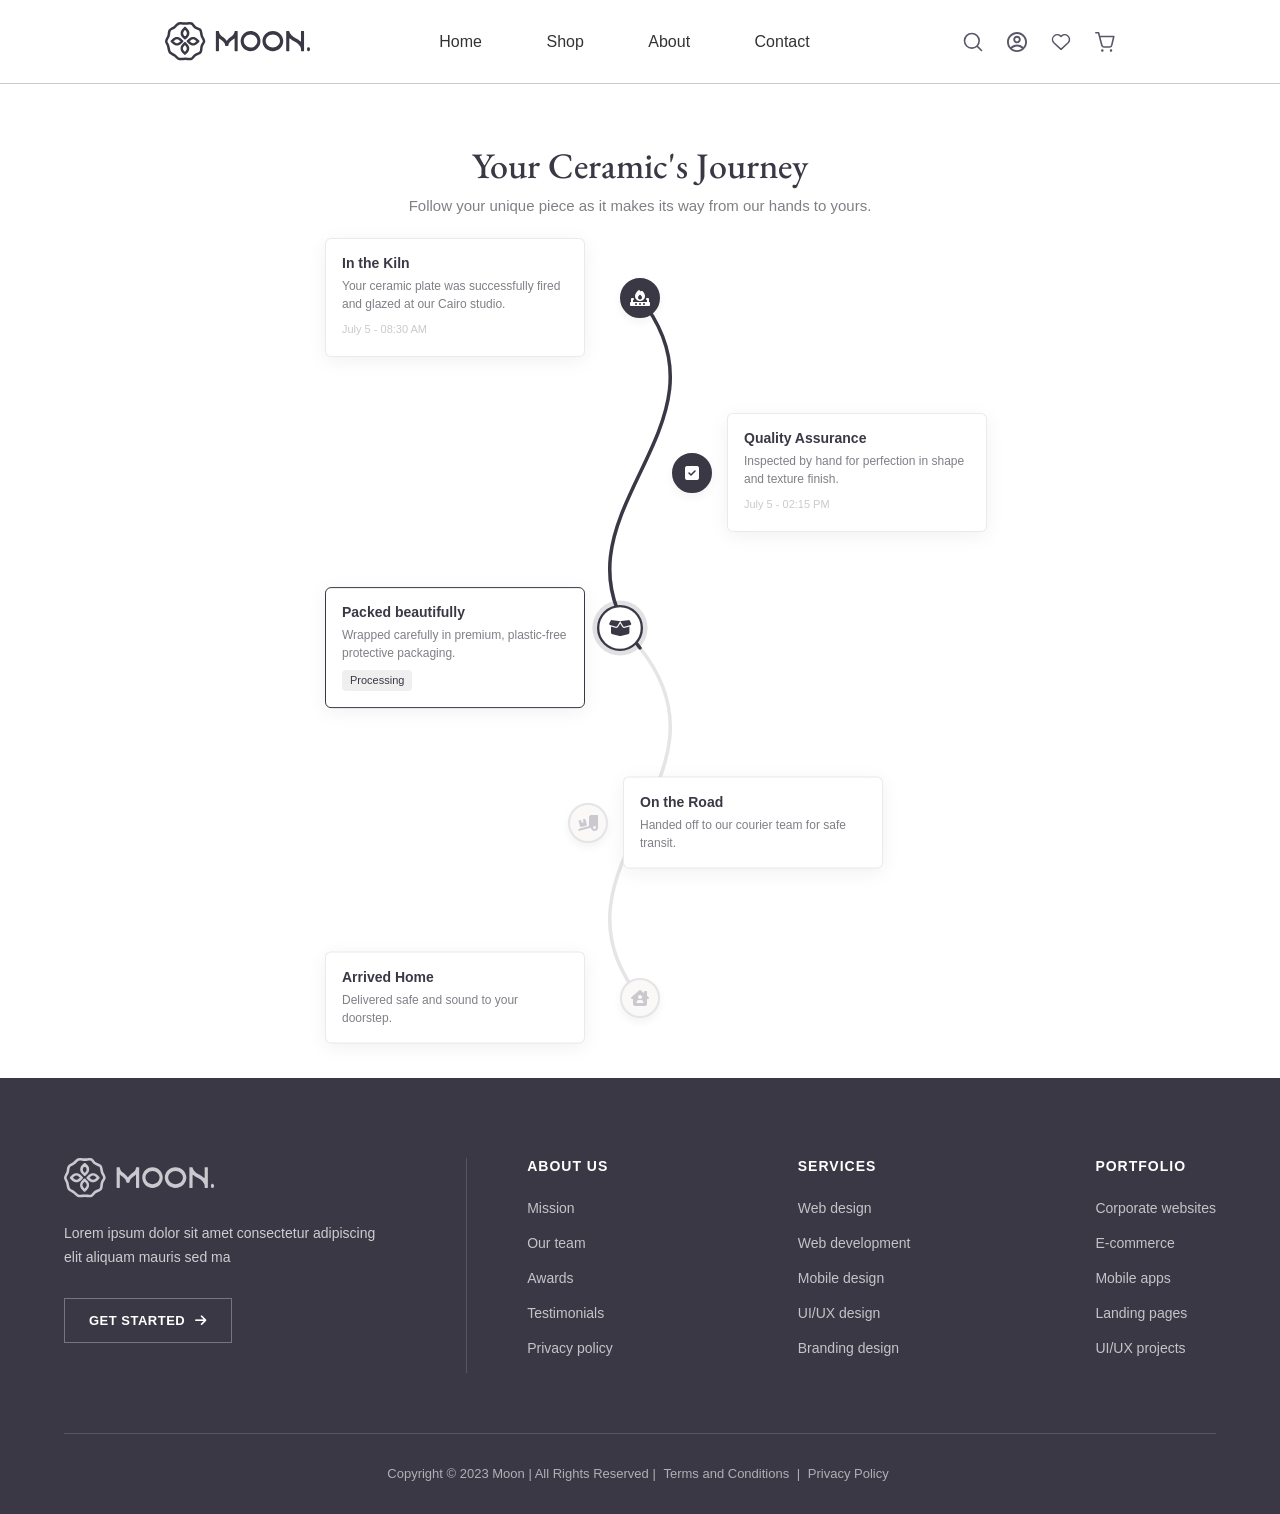
<file: pages/Journey.html>
<!doctype html>
<html lang="en">
  <head>
    <meta charset="UTF-8" />
    <meta name="viewport" content="width=device-width, initial-scale=1.0" />
    <title>Our Journey - Crafted From Earth | Moon</title>
    <!-- Link for Bootstrap -->
    <link
      href="https://cdn.jsdelivr.net/npm/bootstrap@5.3.8/dist/css/bootstrap.min.css"
      rel="stylesheet"
      integrity="sha384-sRIl4kxILFvY47J16cr9ZwB07vP4J8+LH7qKQnuqkuIAvNWLzeN8tE5YBujZqJLB"
      crossorigin="anonymous"
    />

    <link rel="stylesheet" href="../styles/Journey.css" />
    <link
      rel="stylesheet"
      href="https://cdnjs.cloudflare.com/ajax/libs/font-awesome/6.5.1/css/all.min.css"
    />
    <link rel="icon" type="image/png" href="../images/whitelogo.svg" />
  </head>
  <body>
    <div class="off-screen-menu">
      <ul>
        <li><a href="../index.html">Home</a></li>
        <li><a href="shop.html">Shop</a></li>
        <li><a href="about.html">About</a></li>
        <li><a href="contact.html">Contact</a></li>
        <li><a href="#">Wishlist</a></li>
        <li><a href="blog.html">Discover</a></li>
        <li><a href="#">My Account</a></li>
      </ul>
    </div>

    <div class="menu-overlay"></div>

    <header>
      <div
        class="header-content d-flex justify-content-between align-items-center"
      >
        <div class="hamburger">
          <span></span>
          <span></span>
          <span></span>
        </div>

        <div class="logo">
          <a href="../index.html">
            <img src="../images/mainlogo.svg" alt="Moon Logo" />
          </a>
        </div>

        <nav class="desktop-nav">
          <ul>
            <li><a href="../index.html">Home</a></li>
            <li><a href="shop.html">Shop</a></li>
            <li><a href="about.html">About</a></li>
            <li><a href="contact.html">Contact</a></li>
          </ul>
        </nav>

        <div class="header-icons d-flex align-items-center">
          <a href="#" class="nav-icon-hide"
            ><img src="../images/Search.svg" alt="Search"
          /></a>
          <a href="#" class="nav-icon-hide"
            ><img src="../images/Avatar.svg" alt="User"
          /></a>
          <a href="#" class="nav-icon-hide"
            ><img src="../images/Heart.svg" alt="Wishlist"
          /></a>
          <a href="cart.html" class="cart-icon"
            ><img src="../images/Shopping cart.svg" alt="Cart"
          /></a>
        </div>
      </div>
    </header>

    <section class="journey-container">
      <h2 class="journey-title">Your Ceramic's Journey</h2>
      <p class="journey-subtitle">
        Follow your unique piece as it makes its way from our hands to yours.
      </p>

      <div class="tree-wrapper">
        <svg
          class="tree-svg"
          viewBox="0 0 400 800"
          fill="none"
          xmlns="http://www.w3.org/2000/svg"
        >
          <path
            d="M200 0 C320 150, 80 250, 200 400 C320 550, 80 650, 200 800"
            stroke="#E5E4E6"
            stroke-width="4"
            stroke-linecap="round"
          />
          <path
            class="active-track"
            d="M200 0 C320 150, 80 250, 200 400"
            stroke="#3A3845"
            stroke-width="4"
            stroke-linecap="round"
          />
        </svg>

        <div class="journey-node step-done" style="top: 0%; left: 50%">
          <div class="node-dot"><i class="fa-solid fa-fire-burner"></i></div>
          <div class="node-info left-side">
            <h4>In the Kiln</h4>
            <p>
              Your ceramic plate was successfully fired and glazed at our Cairo
              studio.
            </p>
            <span class="timestamp">July 5 - 08:30 AM</span>
          </div>
        </div>

        <div class="journey-node step-done" style="top: 25%; left: 63%">
          <div class="node-dot"><i class="fa-solid fa-square-check"></i></div>
          <div class="node-info right-side">
            <h4>Quality Assurance</h4>
            <p>Inspected by hand for perfection in shape and texture finish.</p>
            <span class="timestamp">July 5 - 02:15 PM</span>
          </div>
        </div>

        <div class="journey-node step-active" style="top: 50%; left: 50%">
          <div class="node-dot"><i class="fa-solid fa-box-open"></i></div>
          <div class="node-info left-side">
            <h4>Packed beautifully</h4>
            <p>
              Wrapped carefully in premium, plastic-free protective packaging.
            </p>
            <span class="current-badge">Processing</span>
          </div>
        </div>

        <div class="journey-node" style="top: 75%; left: 37%">
          <div class="node-dot"><i class="fa-solid fa-truck-ramp-box"></i></div>
          <div class="node-info right-side">
            <h4>On the Road</h4>
            <p>Handed off to our courier team for safe transit.</p>
          </div>
        </div>

        <div class="journey-node" style="top: 100%; left: 50%">
          <div class="node-dot">
            <i class="fa-solid fa-house-chimney-user"></i>
          </div>
          <div class="node-info left-side">
            <h4>Arrived Home</h4>
            <p>Delivered safe and sound to your doorstep.</p>
          </div>
        </div>
      </div>
    </section>
    <!-- footer Section -->
    <footer class="footer">
      <div class="footer-container">
        <div class="footer-top">
          <div class="footer-brand">
            <img src="../images/footer-img.svg" alt="Moon Logo" />
            <p>
              Lorem ipsum dolor sit amet consectetur adipiscing elit aliquam
              mauris sed ma
            </p>
            <a href="#" class="footer-btn">
              GET STARTED <i class="fa-solid fa-arrow-right"></i>
            </a>
          </div>

          <div class="footer-links">
            <div class="footer-column">
              <h4>ABOUT US</h4>
              <a href="#">Mission</a>
              <a href="#">Our team</a>
              <a href="#">Awards</a>
              <a href="#">Testimonials</a>
              <a href="#">Privacy policy</a>
            </div>

            <div class="footer-column">
              <h4>SERVICES</h4>
              <a href="#">Web design</a>
              <a href="#">Web development</a>
              <a href="#">Mobile design</a>
              <a href="#">UI/UX design</a>
              <a href="#">Branding design</a>
            </div>

            <div class="footer-column">
              <h4>PORTFOLIO</h4>
              <a href="#">Corporate websites</a>
              <a href="#">E-commerce</a>
              <a href="#">Mobile apps</a>
              <a href="#">Landing pages</a>
              <a href="#">UI/UX projects</a>
            </div>
          </div>
        </div>

        <div class="footer-bottom">
          <p>
            Copyright © 2023 Moon | All Rights Reserved |
            <a href="#">Terms and Conditions</a> |
            <a href="#">Privacy Policy</a>
          </p>
        </div>
      </div>
    </footer>
    <script src="../Scripts/checkout.js"></script>
  </body>
</html>
</file>
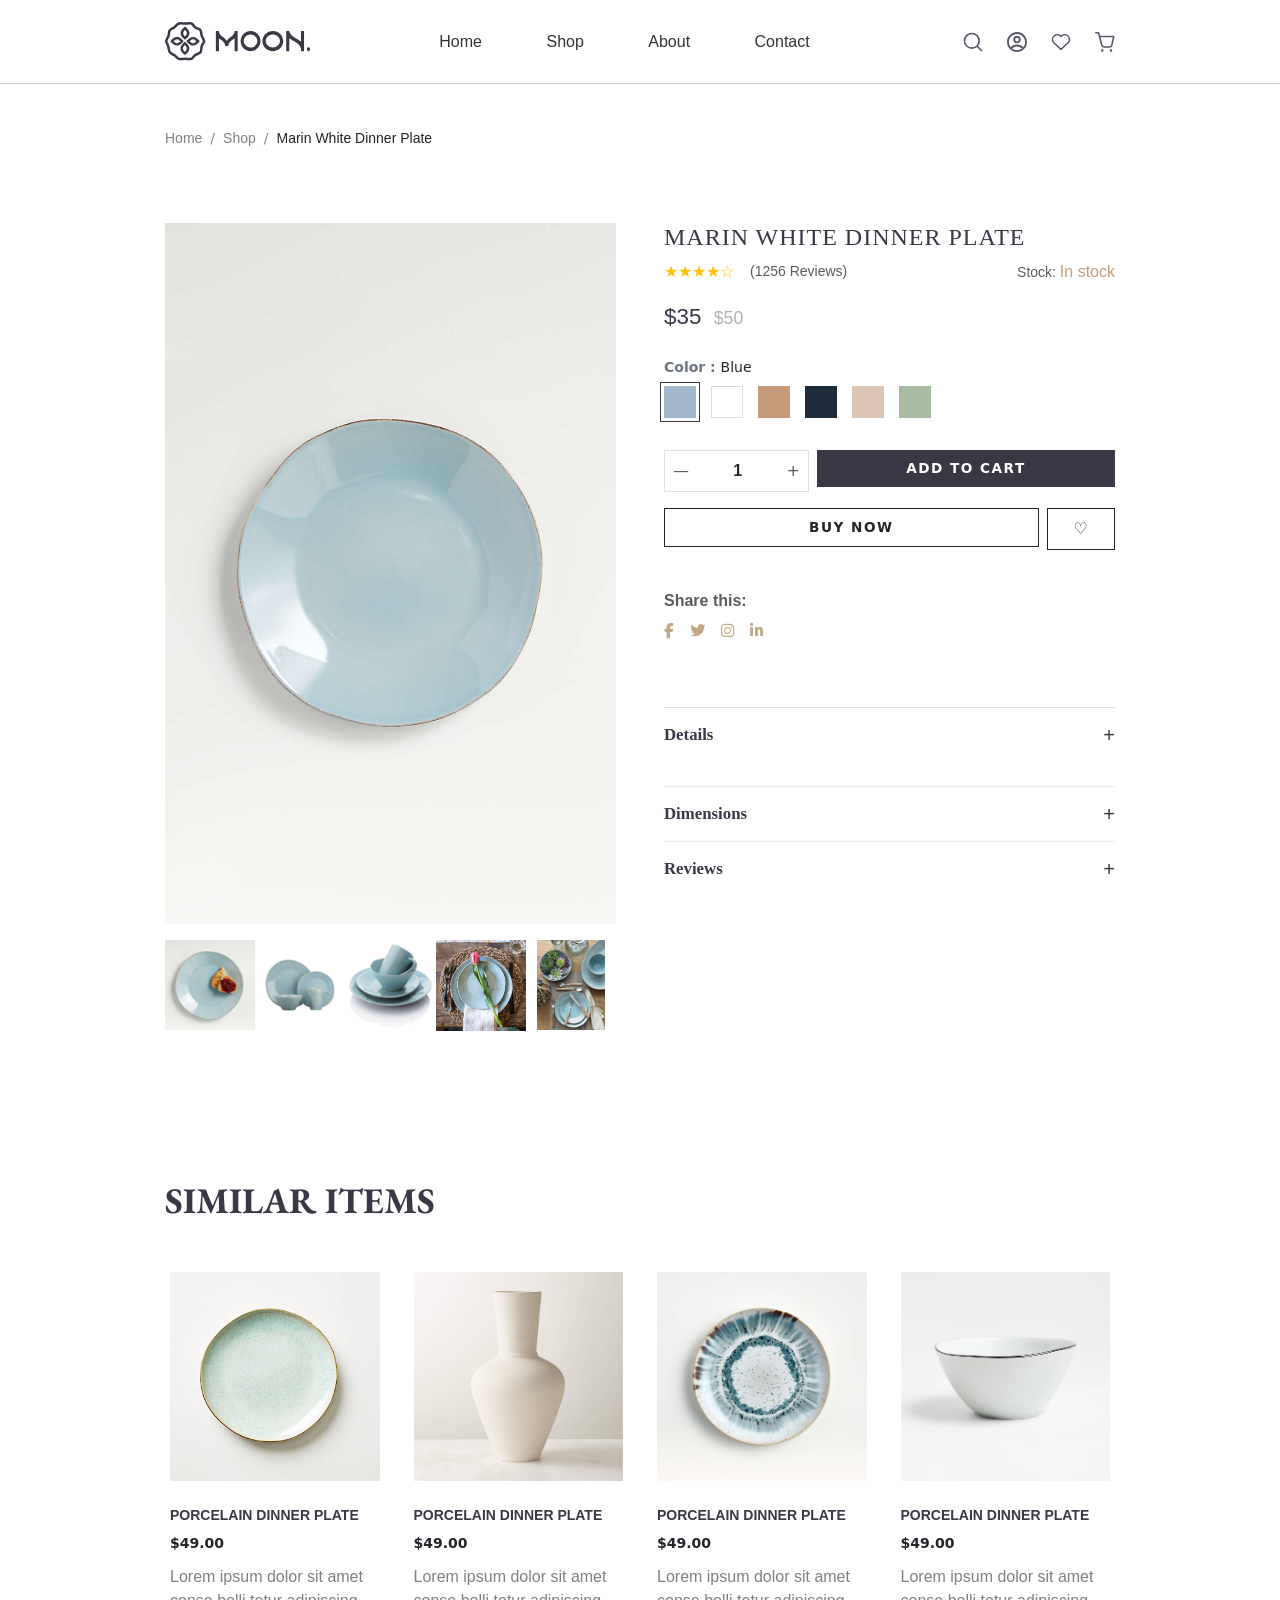
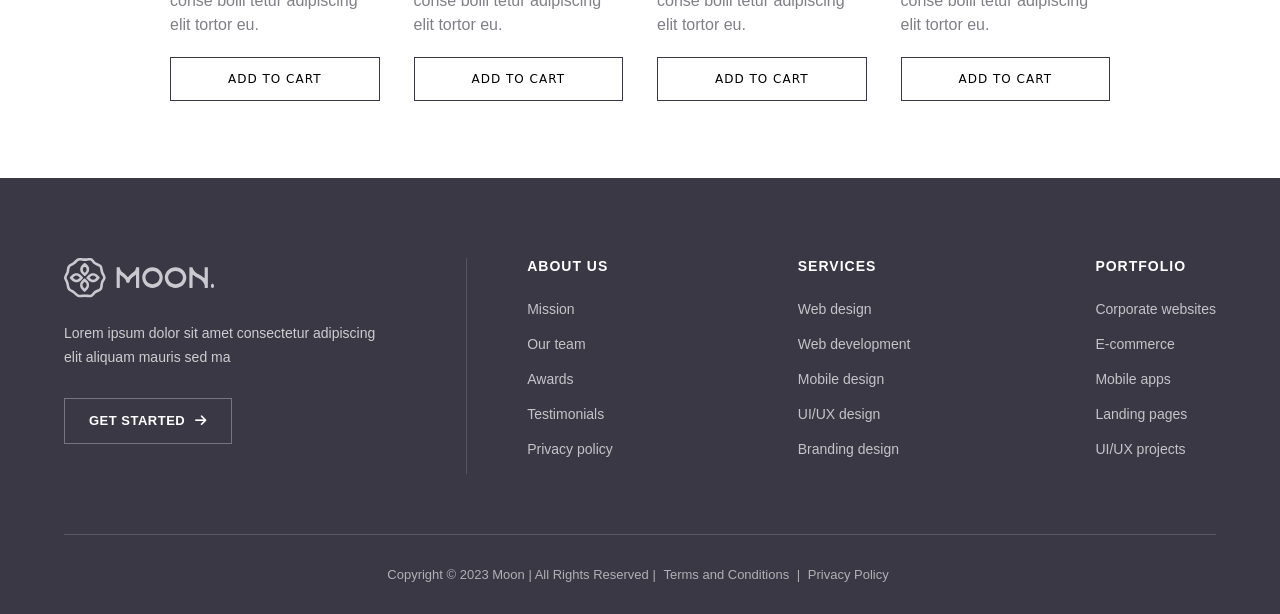
<file: pages/product.html>
<!doctype html>
<html lang="en">
  <head>
    <meta charset="UTF-8" />
    <meta name="viewport" content="width=device-width, initial-scale=1.0" />
    <title>Marin White Dinner Plate | Moon</title>
    <link
      href="https://cdn.jsdelivr.net/npm/bootstrap@5.3.8/dist/css/bootstrap.min.css"
      rel="stylesheet"
      integrity="sha384-sRIl4kxILFvY47J16cr9ZwB07vP4J8+LH7qKQnuqkuIAvNWLzeN8tE5YBujZqJLB"
      crossorigin="anonymous"
    />
    <link rel="stylesheet" href="../styles/product.css" />
    <link
      rel="stylesheet"
      href="https://cdnjs.cloudflare.com/ajax/libs/font-awesome/6.5.1/css/all.min.css"
    />
    <link rel="icon" type="image/png" href="../images/whitelogo.svg" />
  </head>

  <body>
    <!-- header Section -->
    <div class="off-screen-menu">
      <ul>
        <li><a href="../index.html">Home</a></li>
        <li><a href="shop.html">Shop</a></li>
        <li><a href="about.html">About</a></li>
        <li><a href="contact.html">Contact</a></li>
        <li><a href="#">Wishlist</a></li>
        <li><a href="blog.html">Discover</a></li>
        <li><a href="#">My Account</a></li>
      </ul>
    </div>

    <div class="menu-overlay"></div>

    <header>
      <div
        class="header-content d-flex justify-content-between align-items-center"
      >
        <div class="hamburger">
          <span></span>
          <span></span>
          <span></span>
        </div>

        <div class="logo">
          <a href="../index.html">
            <img src="../images/mainlogo.svg" alt="Moon Logo" />
          </a>
        </div>

        <nav class="desktop-nav">
          <ul>
            <li><a href="../index.html">Home</a></li>
            <li><a href="shop.html">Shop</a></li>
            <li><a href="about.html">About</a></li>
            <li><a href="contact.html">Contact</a></li>
          </ul>
        </nav>

        <div class="header-icons d-flex align-items-center">
          <a href="#" class="nav-icon-hide"
            ><img src="../images/Search.svg" alt="Search"
          /></a>
          <a href="#" class="nav-icon-hide"
            ><img src="../images/Avatar.svg" alt="User"
          /></a>
          <a href="#" class="nav-icon-hide"
            ><img src="../images/Heart.svg" alt="Wishlist"
          /></a>
          <a href="cart.html" class="cart-icon"
            ><img src="../images/Shopping cart.svg" alt="Cart"
          /></a>
        </div>
      </div>
    </header>

    <main class="layout py-4">
      <section class="shop-head d-flex align-items-center gap-2 mb-4">
        <a href="../index.html">Home</a>
        <span>/</span>
        <a href="./shop.html">Shop</a>
        <span>/</span>
        <a href="product.html" class="text-dark fw-medium"
          >Marin White Dinner Plate</a
        >
      </section>

      <section class="row gx-5">
        <div class="pro-card col-md-6 mb-4">
          <div class="main-product-img mb-3">
            <img
              src="../images/product6.jpg"
              class="pro-img"
              alt="Marin White Dinner Plate"
            />
          </div>
          <div class="row g-0 thumbnail-options-group">
            <div class="col-2">
              <label class="thumb-box">
                <input type="radio" name="product-thumb" value="img1" checked />
                <img
                  src="../images/thumb1.png"
                  class="img-fluid"
                  alt="Thumbnail 1"
                />
              </label>
            </div>

            <div class="col-2">
              <label class="thumb-box">
                <input type="radio" name="product-thumb" value="img2" />
                <img
                  src="../images/thumb6.png"
                  class="img-fluid"
                  alt="Thumbnail 2"
                />
              </label>
            </div>
            <div class="col-2">
              <label class="thumb-box">
                <input type="radio" name="product-thumb" value="img3" />
                <img
                  src="../images/thumb8.png"
                  class="img-fluid"
                  alt="Thumbnail 3"
                />
              </label>
            </div>
            <div class="col-2">
              <label class="thumb-box">
                <input type="radio" name="product-thumb" value="img4" />
                <img
                  src="../images/pro-img4.png"
                  class="img-fluid"
                  alt="Thumbnail 4"
                />
              </label>
            </div>
            <div class="col-2">
              <label class="thumb-box">
                <input type="radio" name="product-thumb" value="img5" />
                <img
                  src="../images/thumb10.png"
                  class="img-fluid"
                  alt="Thumbnail 5"
                />
              </label>
            </div>
          </div>
        </div>

        <div class="col-md-6">
          <h1 class="product-title">MARIN WHITE DINNER PLATE</h1>

          <div class="d-flex align-items-center gap-3 my-2 product-status">
            <div class="text-warning fs-6">★★★★☆</div>
            <span class="text-muted small">(1256 Reviews)</span>
            <span class="ms-auto text-muted small"
              >Stock: <span class="stock-status">In stock</span></span
            >
          </div>

          <div class="product-price my-3">
            <span class="current-price">$35</span>
            <span class="old-price ms-2">$50</span>
          </div>

          <div class="filter-box my-4">
            <p class="mb-2 small fw-bold text-secondary">
              Color : <span class="text-dark fw-normal">Blue</span>
            </p>
            <div class="color-options-group">
              <label class="color-box">
                <input type="radio" name="product-color" value="blue" checked />
                <span class="color-box-visual color-blue"></span>
              </label>
              <label class="color-box">
                <input type="radio" name="product-color" value="white" />
                <span class="color-box-visual color-white"></span>
              </label>
              <label class="color-box">
                <input type="radio" name="product-color" value="beige" />
                <span class="color-box-visual color-beige"></span>
              </label>
              <label class="color-box">
                <input type="radio" name="product-color" value="slate" />
                <span class="color-box-visual color-slate"></span>
              </label>
              <label class="color-box">
                <input type="radio" name="product-color" value="terracotta" />
                <span class="color-box-visual color-terracotta"></span>
              </label>
              <label class="color-box">
                <input type="radio" name="product-color" value="sage" />
                <span class="color-box-visual color-sage"></span>
              </label>
            </div>
          </div>

          <div class="row g-2 my-3">
            <div class="col-4">
              <div
                class="qty-selector d-flex justify-content-between align-items-center border px-2 py-2"
              >
                <button
                  class="border-0 bg-transparent text-muted"
                  onclick="changeQty(this, -1)"
                >
                  —
                </button>

                <span class="fw-bold qty-value">1</span>

                <button
                  class="border-0 bg-transparent text-muted"
                  onclick="changeQty(this, 1)"
                >
                  +
                </button>
              </div>
            </div>
            <div class="col-8">
              <button
                class="btn btn-dark-custom w-100 py-2 text-uppercase fw-bold tracking-wider"
              >
                Add to Cart
              </button>
            </div>
          </div>

          <div class="row g-2 mb-4">
            <div class="col-10">
              <a
                href="./checkout.html"
                class="btn btn-outline-dark w-100 py-2 text-uppercase fw-bold tracking-wider rounded-0"
              >
                Buy Now
              </a>
            </div>
            <div class="col-2">
              <button
                class="btn btn-outline-dark w-100 py-2 rounded-0 d-flex justify-content-center align-items-center"
              >
                ♡
              </button>
            </div>
          </div>

          <div class="share-box d-flex flex-column gap-2 py-3 font-sans">
            <span class="small text-muted">Share this:</span>

            <div class="share-icons d-flex align-items-center gap-3">
              <a href="https://www.facebook.com/"
                ><i class="fab fa-facebook-f"></i
              ></a>
              <a href="https://x.com/"><i class="fab fa-twitter"></i></a>
              <a href="https://www.instagram.com/?hl=en"
                ><i class="fab fa-instagram"></i
              ></a>
              <a href="https://www.linkedin.com/feed/"
                ><i class="fab fa-linkedin-in"></i
              ></a>
            </div>
          </div>

          <div
            class="accordion accordion-flush custom-product-accordion"
            id="productSpecs"
          >
            <div class="accordion-item">
              <h2 class="accordion-header">
                <button
                  class="accordion-button collapsed px-0 border-top mb-4"
                  type="button"
                  data-bs-toggle="collapse"
                  data-bs-target="#detailsContent"
                >
                  Details
                </button>
              </h2>
              <div
                id="detailsContent"
                class="accordion-collapse collapse"
                data-bs-parent="#productSpecs"
              >
                <div class="accordion-body px-0 text-muted">
                  Hand-finished ceramic construction featuring organic edges.
                  Dishwasher and microwave safe.
                </div>
              </div>
            </div>
            <div class="accordion-item">
              <h2 class="accordion-header">
                <button
                  class="accordion-button collapsed px-0"
                  type="button"
                  data-bs-toggle="collapse"
                  data-bs-target="#dimensionsContent"
                >
                  Dimensions
                </button>
              </h2>
              <div
                id="dimensionsContent"
                class="accordion-collapse collapse"
                data-bs-parent="#productSpecs"
              >
                <div class="accordion-body px-0 text-muted">
                  Diameter: 10.5 inches. Weight: 1.4 lbs.
                </div>
              </div>
            </div>
            <div class="accordion-item">
              <h2 class="accordion-header">
                <button
                  class="accordion-button collapsed px-0"
                  type="button"
                  data-bs-toggle="collapse"
                  data-bs-target="#reviewsContent"
                >
                  Reviews
                </button>
              </h2>
              <div
                id="reviewsContent"
                class="accordion-collapse collapse"
                data-bs-parent="#productSpecs"
              >
                <div class="accordion-body px-0 text-muted">
                  ★★★★☆ 4.8 out of 5 based on 1,256 customer reviews.
                </div>
              </div>
            </div>
          </div>
        </div>
      </section>

      <section class="similar-items py-5">
        <div class="team-head">
          <h2>Similar Items</h2>
        </div>

        <div class="team-swiper-container">
          <div class="swiper teamSwiper">
            <div class="row swiper-wrapper">
              <div class="col-6 col-md-3 swiper-slide">
                <div class="team-item">
                  <img
                    src="../images/Discover-img-1.jpg"
                    alt="SMALL ECRU CERAMIC COMPOTE"
                  />
                  <h3>Porcelain Dinner Plate</h3>
                  <span class="price">$49.00</span>
                  <p>
                    Lorem ipsum dolor sit amet conse bolli tetur adipiscing elit
                    tortor eu.
                  </p>
                  <button>ADD TO CART</button>
                </div>
              </div>

              <div class="col-6 col-md-3 swiper-slide">
                <div class="team-item">
                  <img
                    src="../images/Discover-img-2.jpg"
                    alt="SMALL ECRU CERAMIC COMPOTE"
                  />
                  <h3>Porcelain Dinner Plate</h3>
                  <span class="price">$49.00</span>
                  <p>
                    Lorem ipsum dolor sit amet conse bolli tetur adipiscing elit
                    tortor eu.
                  </p>
                  <button>ADD TO CART</button>
                </div>
              </div>

              <div class="col-6 col-md-3 swiper-slide">
                <div class="team-item">
                  <img
                    src="../images/product12.jpg"
                    alt="SMALL ECRU CERAMIC COMPOTE"
                  />
                  <h3>Porcelain Dinner Plate</h3>
                  <span class="price">$49.00</span>
                  <p>
                    Lorem ipsum dolor sit amet conse bolli tetur adipiscing elit
                    tortor eu.
                  </p>
                  <button>ADD TO CART</button>
                </div>
              </div>

              <div class="col-6 col-md-3 swiper-slide">
                <div class="team-item">
                  <img
                    src="../images/product11.jpg"
                    alt="SMALL ECRU CERAMIC COMPOTE"
                  />
                  <h3>Porcelain Dinner Plate</h3>
                  <span class="price">$49.00</span>
                  <p>
                    Lorem ipsum dolor sit amet conse bolli tetur adipiscing elit
                    tortor eu.
                  </p>
                  <button>ADD TO CART</button>
                </div>
              </div>
            </div>
            <div class="swiper-pagination d-md-none"></div>
          </div>
        </div>
      </section>
    </main>

    <footer class="footer">
      <div class="footer-container">
        <div class="footer-top">
          <div class="footer-brand">
            <img src="../images/footer-img.svg" alt="Moon Logo" />
            <p>
              Lorem ipsum dolor sit amet consectetur adipiscing elit aliquam
              mauris sed ma
            </p>
            <a href="#" class="footer-btn">
              GET STARTED <i class="fa-solid fa-arrow-right"></i>
            </a>
          </div>

          <div class="footer-links">
            <div class="footer-column">
              <h4>ABOUT US</h4>
              <a href="#">Mission</a>
              <a href="#">Our team</a>
              <a href="#">Awards</a>
              <a href="#">Testimonials</a>
              <a href="#">Privacy policy</a>
            </div>

            <div class="footer-column">
              <h4>SERVICES</h4>
              <a href="#">Web design</a>
              <a href="#">Web development</a>
              <a href="#">Mobile design</a>
              <a href="#">UI/UX design</a>
              <a href="#">Branding design</a>
            </div>

            <div class="footer-column">
              <h4>PORTFOLIO</h4>
              <a href="#">Corporate websites</a>
              <a href="#">E-commerce</a>
              <a href="#">Mobile apps</a>
              <a href="#">Landing pages</a>
              <a href="#">UI/UX projects</a>
            </div>
          </div>
        </div>

        <div class="footer-bottom">
          <p>
            Copyright © 2023 Moon | All Rights Reserved |
            <a href="#">Terms and Conditions</a> |
            <a href="#">Privacy Policy</a>
          </p>
        </div>
      </div>
    </footer>

    <script src="https://cdn.jsdelivr.net/npm/swiper@11/swiper-bundle.min.js"></script>
    <script src="../Scripts/product.js"></script>
  </body>
</html>
</file>
<file: styles/About.css>
@import url('https://fonts.googleapis.com/css2?family=EB+Garamond:ital,wght@0,400..800;1,400..800&family=Roboto:ital,wght@0,100..900;1,100..900&display=swap');

/* ====================================
   Global CSS & Header
==================================== */
* {
    padding: 0;
    margin: 0;
    box-sizing: border-box;
}

html, body {
    max-width: 100%;
    overflow-x: hidden;
}

header {
    width: 100%;
    padding: 22px 165px;
    background-color: rgba(255, 255, 255, 1);
    border-bottom: 1px solid rgba(202, 201, 207, 1);
}

.header-content {
    align-items: center;
    font-family: "Inter", sans-serif;
}

.logo img {
    display: block;
    height: auto;
}

.desktop-nav {
    display: block;
}

.desktop-nav ul {
    margin: 0;
    padding: 0;
    list-style: none;
    display: flex;
    flex-direction: row;
    align-items: center;
    gap: 60px;
}

.desktop-nav a {
    font-size: 16px;
    font-weight: 500;
    color: #333;
    text-decoration: none;
    position: relative;
    padding-bottom: 6px;
    display: inline-block;
    transition: color 0.2s ease;
}

.desktop-nav a:hover {
    color: #3A3845;
}

.desktop-nav a::after {
    content: '';
    position: absolute;
    width: 100%;
    height: 2px;
    bottom: 0;
    left: 0;
    background-color: #3A3845;
    transform: scaleX(0);
    transform-origin: bottom center; /* Changed from left to center */
    transition: transform 0.2s ease-in-out;
}

.desktop-nav a:hover::after {
    transform: scaleX(1.3);
}

.desktop-nav a.active {
    color: #3A3845;
}
.desktop-nav a.active::after {
    transform: scaleX(1.3);
}

.header-icons img {
    height: 20px;
    margin-left: 24px;
}

.hamburger {
    position: relative;
    z-index: 10000;
    display: none;
    flex-direction: column;
    justify-content: space-between;
    width: 24px;
    height: 18px;
    cursor: pointer;
}

.hamburger span {
    display: block;
    width: 100%;
    height: 2px;
    background-color: #3A3845;
    border-radius: 2px;
    transition: transform 0.3s ease, opacity 0.3s ease, background-color 0.3s ease;
}

.off-screen-menu {
    position: fixed;
    top: 0;
    left: -320px;
    z-index: 9999;
    display: flex;
    flex-direction: column;
    align-items: flex-start;
    justify-content: flex-start;
    width: 100%;
    max-width: 320px;
    height: 100vh;
    padding: 90px 40px;
    background-color: #FAF9F7;
    box-shadow: 5px 0 15px rgba(0, 0, 0, 0.1);
    transition: left 0.3s ease-in-out;
}

.off-screen-menu.active {
    left: 0;
}

.off-screen-menu ul {
    width: 100%;
    list-style: none;
}

.off-screen-menu li {
    margin-bottom: 28px;
    border-bottom: 1px solid rgba(202, 201, 207, 1);
}

.off-screen-menu a {
    font-family: "Inter", sans-serif;
    font-size: 22px;
    font-weight: 500;
    line-height: 10px;
    letter-spacing: 6%;
    color: #3A3845;
    text-decoration: none;
    padding-bottom: 100px;
}

.hamburger.active span {
    background-color: #3A3845;
}

.hamburger.active span:nth-child(1) {
    transform: translateY(8px) rotate(45deg);
}

.hamburger.active span:nth-child(2) {
    opacity: 0;
}

.hamburger.active span:nth-child(3) {
    transform: translateY(-8px) rotate(-45deg);
}

.menu-overlay {
    position: fixed;
    top: 0;
    left: 0;
    z-index: 9998;
    width: 100vw;
    height: 100vh;
    background-color: rgba(0, 0, 0, 0.4);
    opacity: 0;
    pointer-events: none;
    transition: opacity 0.3s ease-in-out;
}

.menu-overlay.active {
    opacity: 1;
    pointer-events: auto;
}


@media (max-width: 500px) {
    .off-screen-menu {
        max-width: 80%;
    }
}


@media (max-width: 991px) {
    header {
        padding: 20px 48px;
    }

    .hamburger {
        display: flex;
    }

    .desktop-nav {
        display: none !important;
    }

    .nav-icon-hide {
        display: none !important;
    }

    .header-icons img {
        margin-left: 0;
    }
}

@media (min-width: 992px) {
    .off-screen-menu, 
    .menu-overlay {
        display: none !important;
    }
}


/* =========================
   About Moon Section
========================= */
.layout {
    display: flex;
    flex-direction: column;
    padding-inline: clamp(1rem, 5vw, 10.3125rem);
    /* padding: 0 165px; */
}

.main-content {
    /* margin: 64px auto; */
    margin-top: 64px;
    justify-content: center;
    text-align: center;
}

.main-content h2 {
    font-family: "EB Garamond", serif;
    font-weight: 700;
    font-size: 36px;
    line-height: 36px;
    color: rgba(58, 56, 69, 1);
    text-transform: uppercase;
}

.main-content p {
    font-family: "Inter", sans-serif;
    font-weight: 400;
    font-size: 18px;
    line-height: 24px;
    color: rgba(89, 86, 103, 1);
    padding-top: 24px;
}

/* about img + content Section */
.about-section {
    background-color: rgba(247, 246, 245, 1);
    margin-bottom: 0px;
    padding-bottom: 0px;
}

.about-content-1 {
    min-height: 350px;
    display: flex;
    flex-direction: column;
    justify-content: center;
    align-items: center;
    text-align: center;
    padding: 64px 60px;
}
.about-content-2 {
    min-height: 350px;
    display: flex;
    flex-direction: column;
    justify-content: center;
    align-items: center;
    text-align: center;
    padding: 64px 60px;
}
.about-content-3 {
    min-height: 350px;
    display: flex;
    flex-direction: column;
    justify-content: center;
    align-items: center;
    text-align: center;
    padding: 64px 60px;
}

.about-image-1 {
    width: 100%;
    height: 350px;
    object-fit: cover;
    display: block;
}

.about-image-2 {
    width: 100%;
    height: 350px;
    object-fit: cover;
    display: block;
}

.about-image-3 {
    width: 100%;
    height: 350px;
    object-fit: cover;
    display: block;
}

/* =========================
   How we works Section
========================= */
.how-we-work {
    background-color: #ffffff;
    padding-top: 80px;
}

.work-image {
    width: 100%;
    height: 100%;
    max-height: 443px;
    object-fit: cover;
    display: block;
}

.work-content {
    padding: 50px 60px;
    display: flex;
    flex-direction: column;
    justify-content: center;
}

.work-content h2 {
    margin: 0 0 30px 0;
    font-family: "EB Garamond", serif;
    font-weight: 700;
    font-size: 28px;
    line-height: 32px;
    letter-spacing: 0.04em;
    text-transform: uppercase;
    color: rgba(58, 56, 69, 1);
}

.work-text {
    margin-bottom: 24px;
}

.work-text h4 {
    margin: 0 0 6px 0;
    font-family: "Inter", sans-serif;
    font-weight: 600;
    font-size: 16px;
    line-height: 24px;
    color: #3A3845;
}

.work-text p {
    margin: 0;
    font-family: "Inter", sans-serif;
    font-weight: 400;
    font-size: 14px;
    line-height: 1.6;
    color: #777777;
}


/* ====================================
   Meet Our Team Section (Base & Desktop)
==================================== */
.categories {
    background-color: rgba(247, 246, 245, 1);
}

.our-team {
    position: relative;
    width: 100%;
}

.team-item {
    text-align: center;
}

.team-item img {
    width: 100%;
    height: auto;
    aspect-ratio: 1 / 1;
    object-fit: cover;
    display: block;
}

.team-item h6 {
    font-family: "Inter", sans-serif;
    font-weight: 600;
    font-size: 14px;
    line-height: 20px;
    letter-spacing: 6%;
    color: rgba(58, 56, 69, 1);
    text-transform: uppercase;
}

.team-item p {
    font-family: "Inter", sans-serif;
    font-weight: 400;
    font-size: 16px;
    line-height: 24px;
    color: rgba(128, 127, 134, 1);
}

.team-head h2 {
    text-align: center;
    margin-top: 80px;
    margin-bottom: 48px;
    font-family: "EB Garamond", serif;
    font-weight: 700;
    font-size: 36px;
    line-height: 36px;
    text-transform: uppercase;
    color: rgba(58, 56, 69, 1);
}




/* =========================
   Sign up Section
========================= */
.text-center p {
    font-family: "Inter", sans-serif;
    font-size: 16px;
    font-weight: 600;
    line-height: 22px;
    color: rgba(89, 86, 103, 1);
}

.text-center h2 {
    font-family: "EB Garamond", serif;
    font-weight: 700;
    font-size: 28px;
    line-height: 32px;
    letter-spacing: 4%;
    color: rgba(58, 56, 69, 1);
}

.newsletter-input {
    width: 360px;
    border: none;
    border-bottom: 1px solid #6B6775;
    background: transparent;
    text-align: center;
    padding: 14px 0px;
    outline: none;
}

.newsletter-btn {
    padding: 10px 35px;
    background: transparent;
    border: 1px solid #6B6775;
}


/* ==========================================
   Footer Component Layout Matrix
========================================== */

.footer {
    background: #3A3845;
    padding-top: 80px;
    color: #ffffff;
    font-family: "Inter", sans-serif;
}

/* Master Responsive Boundary Frame */
.footer-container {
    max-width: 1200px;
    margin: 0 auto;
    padding: 0 24px;
}

/* Upper Deck Section */
.footer-top {
    display: flex;
    justify-content: space-between;
    padding-bottom: 60px;
}

/* LEFT SIDE: Brand Identity Block */
.footer-brand {
    flex: 0 0 35%;
    padding-right: 60px;
    border-right: 1px solid rgba(255, 255, 255, 0.15);
    box-sizing: border-box;
}

.footer-brand img {
    width: 150px;
    margin-bottom: 24px;
    display: block;
}

.footer-brand p {
    font-size: 14px;
    line-height: 1.7;
    color: rgba(255, 255, 255, 0.75);
    margin: 0 0 28px 0;
    max-width: 320px;
}

.footer-btn {
    display: inline-flex;
    align-items: center;
    gap: 10px;
    padding: 12px 24px;
    border: 1px solid rgba(255, 255, 255, 0.3);
    color: #ffffff;
    text-decoration: none;
    font-size: 13px;
    font-weight: 600;
    letter-spacing: 0.5px;
    transition: background 0.3s ease, color 0.3s ease, border-color 0.3s ease;
}

.footer-btn:hover {
    background: #ffffff;
    color: #3A3845;
    border-color: #ffffff;
}

/* RIGHT SIDE: Navigation Columns Link Aggregator */
.footer-links {
    flex: 1;
    display: flex;
    justify-content: space-between;
    padding-left: 60px;
}

.footer-column {
    display: flex;
    flex-direction: column;
}

.footer-column h4 {
    margin: 0 0 24px 0;
    font-size: 14px;
    font-weight: 700;
    letter-spacing: 1px;
    color: #ffffff;
}

.footer-column a {
    text-decoration: none;
    color: rgba(255, 255, 255, 0.7);
    margin-bottom: 14px;
    font-size: 14px;
    transition: color 0.2s ease;
}

.footer-column a:hover {
    color: #ffffff;
}

/* Lower Deck Section */
.footer-bottom {
    border-top: 1px solid rgba(255, 255, 255, 0.15);
    text-align: center;
    padding: 30px 0;
}

.footer-bottom p {
    margin: 0;
    font-size: 13px;
    color: rgba(255, 255, 255, 0.6);
}

.footer-bottom a {
    color: rgba(255, 255, 255, 0.6);
    text-decoration: none;
    transition: color 0.2s ease;
    margin: 0 4px;
}

.footer-bottom a:hover {
    color: #ffffff;
    text-decoration: underline;
}

@media (max-width: 992px) {
  .footer-top {
    display: flex;
    flex-direction: column;
    gap: 35px;
    padding: 0 20px;
  }

  .footer-brand {
    width: 100%;
    padding: 0 20px;
    border-right: none;
    padding-bottom: 30px;
    border-bottom: 1px solid #6b6773;
  }

  .footer-brand p {
    margin: 20px 0;
    max-width: 260px;
    line-height: 1.6;
  }

  .footer-links {
    width: 100%;
    display: flex;
    flex-wrap: wrap;
    justify-content: space-between;
    gap: 35px 0;
    padding-left: 0;
  }

  .footer-column {
    width: 48%;
  }

  .footer-column:last-child {
    width: 100%;
  }

  .footer-column h4 {
    margin-bottom: 16px;
    font-size: 15px;
  }

  .footer-column a {
    display: block;
    margin-bottom: 12px;
    font-size: 14px;
  }

  .footer-bottom {
    margin: 0 20px;
    padding-top: 20px;
    border-top: 1px solid #6b6773;
    text-align: center;
  }

  .footer-bottom p {
    font-size: 13px;
    line-height: 1.8;
  }
}

/* Responsive for each section */

/* lets start with header */


/* ================================================
   Responsive for mobiles equal or less than 768px
=================================================== */
@media (max-width: 768px) {

    .header-icons img {
        margin-left: 0;
    }

    .layout {
        padding: 0px;
    }

    .main-content p {
        padding-left: 10%;
        padding-right: 10%;
    }

    .team-swiper-container {
        overflow: hidden !important;
        padding-inline: 0;
    }

    .teamSwiper {
        overflow: visible !important;
        padding-bottom: 40px;
        padding-left: 20px;
    }
    
    .teamSwiper .row.swiper-wrapper {
        display: flex !important;
        flex-wrap: nowrap !important;
        margin-left: 0 !important;
        margin-right: 0 !important;
        width: auto !important;
    }

    .teamSwiper .swiper-slide {
        width: 70% !important; 
        flex-shrink: 0;
        padding: 0 10px;
    }
}


@media (max-width: 992px) {
  .footer-top {
    display: flex;
    flex-direction: column;
    gap: 35px;
    padding: 0 20px;
  }

  .footer-brand {
    width: 100%;
    padding: 0 20px;
    border-right: none;
    padding-bottom: 30px;
    border-bottom: 1px solid #6b6773;
  }

  .footer-brand p {
    margin: 20px 0;
    max-width: 260px;
    line-height: 1.6;
  }

  .footer-links {
    width: 100%;
    display: flex;
    flex-wrap: wrap;
    justify-content: space-between;
    gap: 35px 0;
    padding-left: 0;
  }

  .footer-column {
    width: 48%;
  }

  /* Portfolio ينزل في صف لوحده */
  .footer-column:last-child {
    width: 100%;
  }

  .footer-column h4 {
    margin-bottom: 16px;
    font-size: 15px;
  }

  .footer-column a {
    display: block;
    margin-bottom: 12px;
    font-size: 14px;
  }

  .footer-bottom {
    margin: 0 20px;
    padding-top: 20px;
    border-top: 1px solid #6b6773;
    text-align: center;
  }

  .footer-bottom p {
    font-size: 13px;
    line-height: 1.8;
  }
}

@media (max-width: 768px) {
    .about-image-1 {
    order: 2;
    }
    .about-image-2 {
        order: 4;
    }
    .about-image-3 {
        order: 6;
    }
    .about-content-1 {
    order: 1;
    }
    .about-content-2 {
    order: 3;
    }
    .about-content-3 {
    order: 5;
    }
}
</file>
<file: styles/cart.css>
@import url('https://fonts.googleapis.com/css2?family=EB+Garamond:ital,wght@0,400..800;1,400..800&family=Roboto:ital,wght@0,100..900;1,100..900&display=swap');

/* ====================================
   Global CSS & Header
==================================== */
* {
    padding: 0;
    margin: 0;
    box-sizing: border-box;
}

html, body {
    max-width: 100%;
    overflow-x: hidden;
}

header {
    width: 100%;
    padding: 22px 165px;
    background-color: rgba(255, 255, 255, 1);
    border-bottom: 1px solid rgba(202, 201, 207, 1);
}

.header-content {
    align-items: center;
    font-family: "Inter", sans-serif;
}

.logo img {
    display: block;
    height: auto;
}

.desktop-nav {
    display: block;
}

.desktop-nav ul {
    margin: 0;
    padding: 0;
    list-style: none;
    display: flex;
    flex-direction: row;
    align-items: center;
    gap: 60px;
}

.desktop-nav a {
    font-size: 16px;
    font-weight: 500;
    color: #333;
    text-decoration: none;
    position: relative;
    padding-bottom: 6px;
    display: inline-block;
    transition: color 0.2s ease;
}

.desktop-nav a:hover {
    color: #3A3845;
}

.desktop-nav a::after {
    content: '';
    position: absolute;
    width: 100%;
    height: 2px;
    bottom: 0;
    left: 0;
    background-color: #3A3845;
    transform: scaleX(0);
    transform-origin: center;
    transition: transform 0.3s ease-in-out;
}

.desktop-nav a:hover::after {
    transform: scaleX(1.2);
}

.header-icons img {
    height: 20px;
    margin-left: 24px;
}

.hamburger {
    position: relative;
    z-index: 10000;
    display: none;
    flex-direction: column;
    justify-content: space-between;
    width: 24px;
    height: 18px;
    cursor: pointer;
}

.hamburger span {
    display: block;
    width: 100%;
    height: 2px;
    background-color: #3A3845;
    border-radius: 2px;
    transition: transform 0.3s ease, opacity 0.3s ease, background-color 0.3s ease;
}

.off-screen-menu {
    position: fixed;
    top: 0;
    left: -320px;
    z-index: 9999;
    display: flex;
    flex-direction: column;
    align-items: flex-start;
    justify-content: flex-start;
    width: 100%;
    max-width: 320px;
    height: 100vh;
    padding: 90px 40px;
    background-color: #FAF9F7;
    box-shadow: 5px 0 15px rgba(0, 0, 0, 0.1);
    transition: left 0.3s ease-in-out;
}

.off-screen-menu.active {
    left: 0;
}

.off-screen-menu ul {
    width: 100%;
    list-style: none;
}

.off-screen-menu li {
    margin-bottom: 28px;
    border-bottom: 1px solid rgba(202, 201, 207, 1);
}

.off-screen-menu a {
    font-family: "Inter", sans-serif;
    font-size: 22px;
    font-weight: 500;
    line-height: 10px;
    letter-spacing: 6%;
    color: #3A3845;
    text-decoration: none;
    padding-bottom: 100px;
}

.hamburger.active span {
    background-color: #3A3845;
}

.hamburger.active span:nth-child(1) {
    transform: translateY(8px) rotate(45deg);
}

.hamburger.active span:nth-child(2) {
    opacity: 0;
}

.hamburger.active span:nth-child(3) {
    transform: translateY(-8px) rotate(-45deg);
}

.menu-overlay {
    position: fixed;
    top: 0;
    left: 0;
    z-index: 9998;
    width: 100vw;
    height: 100vh;
    background-color: rgba(0, 0, 0, 0.4);
    opacity: 0;
    pointer-events: none;
    transition: opacity 0.3s ease-in-out;
}

.menu-overlay.active {
    opacity: 1;
    pointer-events: auto;
}


@media (max-width: 500px) {
    .off-screen-menu {
        max-width: 80%;
    }
}

@media (max-width: 991px) {
    .layout {
        margin: 0 20px;
    }
    header {
        padding: 20px 48px;
    }

    .hamburger {
        display: flex;
    }

    .desktop-nav {
        display: none !important;
    }

    .nav-icon-hide {
        display: none !important;
    }

    .header-icons img {
        margin-left: 0;
    }
}

@media (min-width: 992px) {
    .off-screen-menu, 
    .menu-overlay {
        display: none !important;
    }
}

/* =========================
   Cart tracker Section
========================= */

.layout {
    margin: 0 165px;
}

.cart-head {
    padding-top: 20px;
    padding-bottom: 50px;
}

.cart-head a {
    font-size: 14px;
    line-height: 22px;
    font-weight: 400;
    font-family: "Inter", sans-serif;
    text-decoration: none;
    color: rgba(128, 127, 134, 1);
}

.cart-head span {
    color: rgba(128, 127, 134, 1);
}

.cart-head a:hover {
    color: rgba(58, 56, 69, 1);
    transition: 0.1s;
}

    /* the cart section */

.cart-container h2 {
    font-size: 24px;
    line-height: 32px;
    font-weight: 600;
    font-family: "Inter", sans-serif;
}

.cart-container {
    margin-bottom: 80px;
}

.cart-info {
    padding: 19px 10px;
    color: rgba(255, 255, 255, 1);
    background-color: rgba(58, 56, 69, 1);
    margin: 0; /* Clear default Bootstrap row spacing overflows */
    width: 100%;
}

.cart-info img {
    width: 20px;
    /* Removed large margins that warp column grids */
    display: inline-block;
    vertical-align: middle;
}

.cart-info h6 {
    font-size: 14px;
    line-height: 20px;
    letter-spacing: 0.06em;
    font-weight: 600;
    font-family: "Inter", sans-serif;
    margin-bottom: 0;
}

.bin-button {
  display: flex;
  flex-direction: column;
  align-items: center;
  justify-content: center;
  border-radius: 15px;
  background-color: rgba(58, 56, 69, 1);
  transition-duration: 0.3s;
  margin-left: 15px;
}

.bin-bottom {
  width: 15px;

}
.bin-top {
  width: 17px;
  transform-origin: right;
  transition-duration: 0.3s;
}

.bin-button:hover .bin-top {
  transform: rotate(45deg);
}

.bin-button:active {
  transform: scale(0.9);
}

/* =======================================
   Cart Items Structure
======================================= */
.cart-items-list {
    border-top: none; 
}

.cart-item-row {
    padding: 24px 10px;
    background-color: #ffffff;
    border-bottom: 1px solid rgba(0, 0, 0, 1);
}

.item-remove button {
    font-size: 18px;
    font-weight: 300;
    color: rgba(180, 85, 93, 1) !important;
    background: transparent;
}

.item-img img {
    width: 100px;
    height: 115px;
    object-fit: cover;
}

.item-title h6 {
    font-family: "Inter", sans-serif;
    font-size: 13px;
    font-weight: 500;
    letter-spacing: 0.5px;
    color: #3A3845;
    margin-bottom: 0;
}

.item-price, .item-subtotal {
    font-family: "Inter", sans-serif;
    font-size: 14px;
    color: #3A3845;
}

.item-subtotal {
    color: rgba(198, 155, 123, 1);
    font-weight: 500;
}

/* Boxy Quantity Counter Widget */
.quantity-counter {
    width: 90px;
    border: 1px solid #B8B8B8;
    padding: 4px 8px;
    background: #ffffff;
}

.qty-btn {
    border: none;
    background: transparent;
    color: #888;
    font-size: 12px;
    cursor: pointer;
    padding: 0;
}

.qty-val {
    font-family: "Inter", sans-serif;
    font-size: 13px;
    font-weight: 600;
    color: #3A3845;
}

/* =======================================
   Action Input Fields & Buttons
======================================= */
.coupon-box input {
    max-width: 200px;
    font-family: "Inter", sans-serif;
    font-size: 14px;
    border: 1px solid #B8B8B8;
    padding-left: 12px;
}

.btn-apply, .btn-update {
    font-family: "Inter", sans-serif;
    font-size: 12px;
    font-weight: 600;
    letter-spacing: 1px;
    background-color: #3A3845;
    color: #ffffff;
    border-radius: 0;
    padding: 10px 22px;
    border: none;
}

.btn-apply:hover, .btn-update:hover {
    background-color: #26252c;
    color: #ffffff;
}

/* =======================================
   Dark Cart Totals Box Summary Module
======================================= */
.cart-totals-card {
    background-color: #3A3845;
    color: #ffffff;
}

.cart-totals-card h5 {
    font-family: "Georgia", serif;
    font-size: 18px;
    letter-spacing: 0.5px;
}

.cart-totals-card span {
    font-family: "Inter", sans-serif;
}

.btn-checkout a {
  text-decoration: none;
  color: inherit;
}

.btn-checkout {
    text-decoration: none;
    font-family: "Inter", sans-serif;
    font-size: 12px;
    font-weight: 600;
    letter-spacing: 1px;
    background-color: transparent;
    color: #ffffff;
    border: 1px solid rgba(255, 255, 255, 0.4);
    transition: all 0.2s ease;
}

.btn-checkout:hover {
    background-color: #ffffff;
    color: #3A3845;
    border-color: #ffffff;
}




/* ==========================================
   Footer Component Layout Matrix
========================================== */

.footer {
    background: #3A3845;
    padding-top: 80px;
    color: #ffffff;
    font-family: "Inter", sans-serif;
}

/* Master Responsive Boundary Frame */
.footer-container {
    max-width: 1200px;
    margin: 0 auto;
    padding: 0 24px;
}

/* Upper Deck Section */
.footer-top {
    display: flex;
    justify-content: space-between;
    padding-bottom: 60px;
}

/* LEFT SIDE: Brand Identity Block */
.footer-brand {
    flex: 0 0 35%;
    padding-right: 60px;
    border-right: 1px solid rgba(255, 255, 255, 0.15);
    box-sizing: border-box;
}

.footer-brand img {
    width: 150px;
    margin-bottom: 24px;
    display: block;
}

.footer-brand p {
    font-size: 14px;
    line-height: 1.7;
    color: rgba(255, 255, 255, 0.75);
    margin: 0 0 28px 0;
    max-width: 320px;
}

.footer-btn {
    display: inline-flex;
    align-items: center;
    gap: 10px;
    padding: 12px 24px;
    border: 1px solid rgba(255, 255, 255, 0.3);
    color: #ffffff;
    text-decoration: none;
    font-size: 13px;
    font-weight: 600;
    letter-spacing: 0.5px;
    transition: background 0.3s ease, color 0.3s ease, border-color 0.3s ease;
}

.footer-btn:hover {
    background: #ffffff;
    color: #3A3845;
    border-color: #ffffff;
}

/* RIGHT SIDE: Navigation Columns Link Aggregator */
.footer-links {
    flex: 1;
    display: flex;
    justify-content: space-between;
    padding-left: 60px;
}

.footer-column {
    display: flex;
    flex-direction: column;
}

.footer-column h4 {
    margin: 0 0 24px 0;
    font-size: 14px;
    font-weight: 700;
    letter-spacing: 1px;
    color: #ffffff;
}

.footer-column a {
    text-decoration: none;
    color: rgba(255, 255, 255, 0.7);
    margin-bottom: 14px;
    font-size: 14px;
    transition: color 0.2s ease;
}

.footer-column a:hover {
    color: #ffffff;
}

/* Lower Deck Section */
.footer-bottom {
    border-top: 1px solid rgba(255, 255, 255, 0.15);
    text-align: center;
    padding: 30px 0;
}

.footer-bottom p {
    margin: 0;
    font-size: 13px;
    color: rgba(255, 255, 255, 0.6);
}

.footer-bottom a {
    color: rgba(255, 255, 255, 0.6);
    text-decoration: none;
    transition: color 0.2s ease;
    margin: 0 4px;
}

.footer-bottom a:hover {
    color: #ffffff;
    text-decoration: underline;
}

@media (max-width: 992px) {
  .footer-top {
    display: flex;
    flex-direction: column;
    gap: 35px;
    padding: 0 20px;
  }

  .footer-brand {
    width: 100%;
    padding: 0 20px;
    border-right: none;
    padding-bottom: 30px;
    border-bottom: 1px solid #6b6773;
  }

  .footer-brand p {
    margin: 20px 0;
    max-width: 260px;
    line-height: 1.6;
  }

  .footer-links {
    width: 100%;
    display: flex;
    flex-wrap: wrap;
    justify-content: space-between;
    gap: 35px 0;
    padding-left: 0;
  }

  .footer-column {
    width: 48%;
  }

  .footer-column:last-child {
    width: 100%;
  }

  .footer-column h4 {
    margin-bottom: 16px;
    font-size: 15px;
  }

  .footer-column a {
    display: block;
    margin-bottom: 12px;
    font-size: 14px;
  }

  .footer-bottom {
    margin: 0 20px;
    padding-top: 20px;
    border-top: 1px solid #6b6773;
    text-align: center;
  }

  .footer-bottom p {
    font-size: 13px;
    line-height: 1.8;
  }

  .layout {
        margin: 0 20px;
  }
}


@media (max-width: 768px) {
    .layout {
        margin: 0 20px;
    }

    .cart-item {
        display: none;
    }

}

@media (max-width: 425px) {

    .layout {
        margin: 0 16px;
    }

    .cart-info {
        display: none !important;
    }

    .cart-item-row {
        display: flex;
        flex-wrap: wrap;
        align-items: flex-start !important;
        padding: 20px 0;
        position: relative;
        text-align: left !important;
    }
   
    .item-remove {
        width: 100%;
        margin-bottom: 10px;
    }

    .item-remove button {
        font-size: 20px;
    }

    .item-img {
        width: 70px;
        flex: 0 0 70px;
    }

    .item-img img {
        width: 60px;
        height: 60px;
        object-fit: cover;
    }

    .item-title {
        flex: 1;
        padding-left: 10px !important;
    }

    .item-title h6 {
        font-size: 11px;
        line-height: 16px;
        padding-top: 15px;
    }

    .item-price {
        width: 100%;
        margin-top: 15px;
        display: flex;
        justify-content: space-between;
    }

    .item-price::before {
        content: "PRICE:";
        font-size: 11px;
        color: #666;
        letter-spacing: 1px;
    }

    .item-quantity {
        width: 100%;
        margin-top: 12px;
        display: flex;
        justify-content: space-between;
        align-items: center;
    }

    .item-quantity::before {
        content: "QUANTITY:";
        font-size: 11px;
        color: #666;
        letter-spacing: 1px;
    }

    .quantity-counter {
        margin: 0 !important;
        width: 95px;
    }

    .item-subtotal {
        width: 100%;
        margin-top: 12px;
        display: flex;
        justify-content: space-between;
        color: rgba(198, 155, 123, 1);
    }

    .item-subtotal::before {
        content: "SUBTOTAL:";
        font-size: 11px;
        color: #666;
        letter-spacing: 1px;
    }

    .coupon-box {
        flex-direction: column;
    }

    .coupon-box input {
        max-width: 100%;
        width: 100%;
    }

    .btn-apply,
    .btn-update {
        width: 100%;
    }

    .col-md-5.d-flex.flex-column.align-items-end {
        align-items: stretch !important;
    }

    .cart-totals-card {
        margin-top: 20px;
    }
}
</file>
<file: styles/checkout.css>
@import url('https://fonts.googleapis.com/css2?family=EB+Garamond:wght@400;600;700&family=Roboto:wght@300;400;500;700&display=swap');

/* ====================================
   Global CSS & Header
==================================== */
/* ====================================
   Global CSS & Header
==================================== */
* {
    padding: 0;
    margin: 0;
    box-sizing: border-box;
}

html, body {
    max-width: 100%;
    overflow-x: hidden;
}

header {
    width: 100%;
    padding: 22px 165px;
    background-color: rgba(255, 255, 255, 1);
    border-bottom: 1px solid rgba(202, 201, 207, 1);
}

.header-content {
    align-items: center;
    font-family: "Inter", sans-serif;
}

.logo img {
    display: block;
    height: auto;
}

.desktop-nav {
    display: block;
}

.desktop-nav ul {
    margin: 0;
    padding: 0;
    list-style: none;
    display: flex;
    flex-direction: row;
    align-items: center;
    gap: 60px;
}

.desktop-nav a {
    font-size: 16px;
    font-weight: 500;
    color: #333;
    text-decoration: none;
    position: relative;
    padding-bottom: 6px;
    display: inline-block;
    transition: color 0.2s ease;
}

.desktop-nav a:hover {
    color: #3A3845;
}

.desktop-nav a::after {
    content: '';
    position: absolute;
    width: 100%;
    height: 2px;
    bottom: 0;
    left: 0;
    background-color: #3A3845;
    transform: scaleX(0);
    transform-origin: bottom center; /* Changed from left to center */
    transition: transform 0.3s ease-in-out;
}

.desktop-nav a:hover::after {
    transform: scaleX(1.4);
}

.desktop-nav a.active {
    color: #3A3845;
}
.desktop-nav a.active::after {
    transform: scaleX(1.3);
}

.header-icons img {
    height: 20px;
    margin-left: 24px;
}

.hamburger {
    position: relative;
    z-index: 10000;
    display: none;
    flex-direction: column;
    justify-content: space-between;
    width: 24px;
    height: 18px;
    cursor: pointer;
}

.hamburger span {
    display: block;
    width: 100%;
    height: 2px;
    background-color: #3A3845;
    border-radius: 2px;
    transition: transform 0.3s ease, opacity 0.3s ease, background-color 0.3s ease;
}

.off-screen-menu {
    position: fixed;
    top: 0;
    left: -320px;
    z-index: 9999;
    display: flex;
    flex-direction: column;
    align-items: flex-start;
    justify-content: flex-start;
    width: 100%;
    max-width: 320px;
    height: 100vh;
    padding: 90px 40px;
    background-color: #FAF9F7;
    box-shadow: 5px 0 15px rgba(0, 0, 0, 0.1);
    transition: left 0.3s ease-in-out;
}

.off-screen-menu.active {
    left: 0;
}

.off-screen-menu ul {
    width: 100%;
    list-style: none;
}

.off-screen-menu li {
    margin-bottom: 28px;
    border-bottom: 1px solid rgba(202, 201, 207, 1);
}

.off-screen-menu a {
    font-family: "Inter", sans-serif;
    font-size: 22px;
    font-weight: 500;
    line-height: 10px;
    letter-spacing: 6%;
    color: #3A3845;
    text-decoration: none;
    padding-bottom: 100px;
}

.hamburger.active span {
    background-color: #3A3845;
}

.hamburger.active span:nth-child(1) {
    transform: translateY(8px) rotate(45deg);
}

.hamburger.active span:nth-child(2) {
    opacity: 0;
}

.hamburger.active span:nth-child(3) {
    transform: translateY(-8px) rotate(-45deg);
}

.menu-overlay {
    position: fixed;
    top: 0;
    left: 0;
    z-index: 9998;
    width: 100vw;
    height: 100vh;
    background-color: rgba(0, 0, 0, 0.4);
    opacity: 0;
    pointer-events: none;
    transition: opacity 0.3s ease-in-out;
}

.menu-overlay.active {
    opacity: 1;
    pointer-events: auto;
}

@media (max-width: 500px) {
    .off-screen-menu {
        max-width: 80%;
    }
}


@media (max-width: 991px) {
    header {
        padding: 20px 48px;
    }

    .hamburger {
        display: flex;
    }

    .desktop-nav {
        display: none !important;
    }

    .nav-icon-hide {
        display: none !important;
    }

    .header-icons img {
        margin-left: 0;
    }
}

@media (min-width: 992px) {
    .off-screen-menu, 
    .menu-overlay {
        display: none !important;
    }
}

/* ========================================================
   1. LAYOUT STRUCTURAL MARGINS & CORE GLOBAL RULES
======================================================== */
.layout {
    margin: 0 165px;
}

.font-sans {
    font-family: "Inter", sans-serif;
}

.section-title {
    font-family: "Georgia", serif;
    font-size: 1.5rem;
    color: #3A3845;
    font-weight: 600;
}

.tracking-wide { letter-spacing: 0.5px; }
.tracking-wider { letter-spacing: 1.5px; font-size: 0.8rem; }

/* ========================================================
   2. BILLING FORM INPUT FIELDS STYLING
======================================================== */
.custom-input {
    border: 1px solid rgba(128, 127, 134, 0.4);
    font-size: 0.85rem;
    padding: 10px 12px;
    color: #3A3845;
}
.custom-input:focus {
    border-color: rgba(58, 56, 69, 1);
    box-shadow: none;
}

label.form-label {
    font-size: 0.8rem;
    font-weight: 500;
    color: #3A3845;
    margin-bottom: 6px;
}

.btn-dark-custom {
    background-color: #3A3845;
    color: #ffffff;
    border-radius: 0;
    border: none;
    transition: background 0.2s ease;
}
.btn-dark-custom:hover {
    background-color: #25242b;
    color: #ffffff;
}

/* ========================================================
   3. RIGHT COLUMN INVOICE SUMMARY
======================================================== */
.order-summary-container {
    background-color: #ffffff;
}

.summary-header {
    font-family: "Georgia", serif;
    font-size: 1.1rem;
    font-weight: 600;
    color: #3A3845;
}

.product-lines div span {
    font-size: 0.85rem;
}

.invoice-totals div span {
    font-size: 0.9rem;
}

/* ========================================================
   4. DEEP CHARCOAL PAYMENT METHODS CARD BOX
======================================================== */
.payment-dark-card {
    background-color: rgba(58, 56, 69, 1);
    border-radius: 0;
    padding: 0;
}

.payment-dark-card h5 {
    font-family: "Inter", sans-serif;
    font-size: 20px;
    font-weight: 600;
}

/* Forms inside the dark box context wrapper */
.dark-field {
    background-color: transparent;
    border: 1px solid rgba(255, 255, 255, 0.3);
    color: #ffffff;
    font-size: 0.8rem;
    padding: 10px;
}
.dark-field::placeholder {
    color: rgba(166, 166, 168, 1);
}
.dark-field:focus {
    background-color: transparent;
    color: #ffffff;
    border-color: #ffffff;
    box-shadow: none;
}

.custom-radio {
    background-color: transparent;
    border: 1px solid rgba(255, 255, 255, 0.5);
}
.custom-radio:checked {
    background-color: rgba(58, 56, 69, 1);
    border-color: #ffffff;
}

.cards-logos .badge {
    font-size: 0.6rem;
    letter-spacing: 0.5px;
}

.btn-place-order {
    background-color: transparent;
    color: #ffffff;
    border: 1px solid rgba(255, 255, 255, 0.4);
    font-size: 0.8rem;
    letter-spacing: 1px;
    transition: all 0.2s ease-in-out;
}
.btn-place-order:hover {
    background-color: #ffffff;
    color: #3A3845;
    border-color: #ffffff;
}   


/* ==========================================
   Footer Component Layout Matrix
========================================== */

.footer {
    background: #3A3845;
    padding-top: 80px;
    color: #ffffff;
    font-family: "Inter", sans-serif;
}

/* Master Responsive Boundary Frame */
.footer-container {
    max-width: 1200px;
    margin: 0 auto;
    padding: 0 24px;
}

/* Upper Deck Section */
.footer-top {
    display: flex;
    justify-content: space-between;
    padding-bottom: 60px;
}

/* LEFT SIDE: Brand Identity Block */
.footer-brand {
    flex: 0 0 35%;
    padding-right: 60px;
    border-right: 1px solid rgba(255, 255, 255, 0.15);
    box-sizing: border-box;
}

.footer-brand img {
    width: 150px;
    margin-bottom: 24px;
    display: block;
}

.footer-brand p {
    font-size: 14px;
    line-height: 1.7;
    color: rgba(255, 255, 255, 0.75);
    margin: 0 0 28px 0;
    max-width: 320px;
}

.footer-btn {
    display: inline-flex;
    align-items: center;
    gap: 10px;
    padding: 12px 24px;
    border: 1px solid rgba(255, 255, 255, 0.3);
    color: #ffffff;
    text-decoration: none;
    font-size: 13px;
    font-weight: 600;
    letter-spacing: 0.5px;
    transition: background 0.3s ease, color 0.3s ease, border-color 0.3s ease;
}

.footer-btn:hover {
    background: #ffffff;
    color: #3A3845;
    border-color: #ffffff;
}

/* RIGHT SIDE: Navigation Columns Link Aggregator */
.footer-links {
    flex: 1;
    display: flex;
    justify-content: space-between;
    padding-left: 60px;
}

.footer-column {
    display: flex;
    flex-direction: column;
}

.footer-column h4 {
    margin: 0 0 24px 0;
    font-size: 14px;
    font-weight: 700;
    letter-spacing: 1px;
    color: #ffffff;
}

.footer-column a {
    text-decoration: none;
    color: rgba(255, 255, 255, 0.7);
    margin-bottom: 14px;
    font-size: 14px;
    transition: color 0.2s ease;
}

.footer-column a:hover {
    color: #ffffff;
}

/* Lower Deck Section */
.footer-bottom {
    border-top: 1px solid rgba(255, 255, 255, 0.15);
    text-align: center;
    padding: 30px 0;
}

.footer-bottom p {
    margin: 0;
    font-size: 13px;
    color: rgba(255, 255, 255, 0.6);
}

.footer-bottom a {
    color: rgba(255, 255, 255, 0.6);
    text-decoration: none;
    transition: color 0.2s ease;
    margin: 0 4px;
}

.footer-bottom a:hover {
    color: #ffffff;
    text-decoration: underline;
}

@media (max-width: 992px) {
  .footer-top {
    display: flex;
    flex-direction: column;
    gap: 35px;
    padding: 0 20px;
  }

  .footer-brand {
    width: 100%;
    padding: 0 20px;
    border-right: none;
    padding-bottom: 30px;
    border-bottom: 1px solid #6b6773;
  }

  .footer-brand p {
    margin: 20px 0;
    max-width: 260px;
    line-height: 1.6;
  }

  .footer-links {
    width: 100%;
    display: flex;
    flex-wrap: wrap;
    justify-content: space-between;
    gap: 35px 0;
    padding-left: 0;
  }

  .footer-column {
    width: 48%;
  }

  .footer-column:last-child {
    width: 100%;
  }

  .footer-column h4 {
    margin-bottom: 16px;
    font-size: 15px;
  }

  .footer-column a {
    display: block;
    margin-bottom: 12px;
    font-size: 14px;
  }

  .footer-bottom {
    margin: 0 20px;
    padding-top: 20px;
    border-top: 1px solid #6b6773;
    text-align: center;
  }

  .footer-bottom p {
    font-size: 13px;
    line-height: 1.8;
  }

  .layout {
        margin: 0 20px;
  }
}



.loader {
  width: fit-content;
  height: fit-content;
  display: flex;
  align-items: center;
  justify-content: center;
}

.truckWrapper {
  width: 200px;
  height: 100px;
  display: flex;
  flex-direction: column;
  position: relative;
  align-items: center;
  justify-content: flex-end;
  overflow-x: hidden;
}
/* truck upper body */
.truckBody {
  width: 130px;
  height: fit-content;
  margin-bottom: 6px;
  animation: motion 1s linear infinite;
}
/* truck suspension animation*/
@keyframes motion {
  0% {
    transform: translateY(0px);
  }
  50% {
    transform: translateY(3px);
  }
  100% {
    transform: translateY(0px);
  }
}
/* truck's tires */
.truckTires {
  width: 130px;
  height: fit-content;
  display: flex;
  align-items: center;
  justify-content: space-between;
  padding: 0px 10px 0px 15px;
  position: absolute;
  bottom: 0;
}
.truckTires svg {
  width: 24px;
}

.road {
  width: 100%;
  height: 1.5px;
  background-color: #282828;
  position: relative;
  bottom: 0;
  align-self: flex-end;
  border-radius: 3px;
}
.road::before {
  content: "";
  position: absolute;
  width: 20px;
  height: 100%;
  background-color: #282828;
  right: -50%;
  border-radius: 3px;
  animation: roadAnimation 1.4s linear infinite;
  border-left: 10px solid white;
}
.road::after {
  content: "";
  position: absolute;
  width: 10px;
  height: 100%;
  background-color: #282828;
  right: -65%;
  border-radius: 3px;
  animation: roadAnimation 1.4s linear infinite;
  border-left: 4px solid white;
}

.lampPost {
  position: absolute;
  bottom: 0;
  right: -90%;
  height: 90px;
  animation: roadAnimation 1.4s linear infinite;
}

@keyframes roadAnimation {
  0% {
    transform: translateX(0px);
  }
  100% {
    transform: translateX(-350px);
  }
}

.order-tracking-card {
    max-width: 450px;
    margin: 20px auto;
    background: transparent;
}

.tracking-status-title {
    font-family: "Inter", sans-serif;
    font-size: 20px;
    font-weight: 600;
    line-height: 28px;
    letter-spacing: 0.04em;
    color: #3A3845;
    text-transform: uppercase;
}

/* Center utility override for loader alignment */
.mx-auto {
    margin-left: auto !important;
    margin-right: auto !important;
}
</file>
<file: styles/Contact.css>
@import url('https://fonts.googleapis.com/css2?family=EB+Garamond:wght@400;600;700&family=Roboto:wght@300;400;500;700&display=swap');

/* ====================================
   Global CSS & Header
==================================== */
* {
    padding: 0;
    margin: 0;
    box-sizing: border-box;
}

html, body {
    max-width: 100%;
    overflow-x: hidden;
}

header {
    width: 100%;
    padding: 22px 165px;
    background-color: rgba(255, 255, 255, 1);
    border-bottom: 1px solid rgba(202, 201, 207, 1);
}

.header-content {
    align-items: center;
    font-family: "Inter", sans-serif;
}

.logo img {
    display: block;
    height: auto;
}

.desktop-nav {
    display: block;
}

.desktop-nav ul {
    margin: 0;
    padding: 0;
    list-style: none;
    display: flex;
    flex-direction: row;
    align-items: center;
    gap: 60px;
}

.desktop-nav a {
    font-size: 16px;
    font-weight: 500;
    color: #333;
    text-decoration: none;
    position: relative;
    padding-bottom: 6px;
    display: inline-block;
    transition: color 0.2s ease;
}

.desktop-nav a:hover {
    color: #3A3845;
    font-weight: 520;
}

.desktop-nav a::after {
    content: '';
    position: absolute;
    width: 100%;
    height: 2px;
    bottom: 0;
    left: 0;
    background-color: #3A3845;
    transform: scaleX(0);
    transform-origin: bottom center; /* Changed from left to center */
    transition: transform 0.2s ease-in-out;
}

.desktop-nav a:hover::after {
    transform: scaleX(1.3);
}

.desktop-nav a.active {
    color: #3A3845;
}
.desktop-nav a.active::after {
    transform: scaleX(1.3);
}

.header-icons img {
    height: 20px;
    margin-left: 24px;
}

.hamburger {
    position: relative;
    z-index: 10000;
    display: none;
    flex-direction: column;
    justify-content: space-between;
    width: 24px;
    height: 18px;
    cursor: pointer;
}

.hamburger span {
    display: block;
    width: 100%;
    height: 2px;
    background-color: #3A3845;
    border-radius: 2px;
    transition: transform 0.3s ease, opacity 0.3s ease, background-color 0.3s ease;
}

.off-screen-menu {
    position: fixed;
    top: 0;
    left: -320px;
    z-index: 9999;
    display: flex;
    flex-direction: column;
    align-items: flex-start;
    justify-content: flex-start;
    width: 100%;
    max-width: 320px;
    height: 100vh;
    padding: 90px 40px;
    background-color: #FAF9F7;
    box-shadow: 5px 0 15px rgba(0, 0, 0, 0.1);
    transition: left 0.3s ease-in-out;
}

.off-screen-menu.active {
    left: 0;
}

.off-screen-menu ul {
    width: 100%;
    list-style: none;
}

.off-screen-menu li {
    margin-bottom: 28px;
    border-bottom: 1px solid rgba(202, 201, 207, 1);
}

.off-screen-menu a {
    font-family: "Inter", sans-serif;
    font-size: 22px;
    font-weight: 500;
    line-height: 10px;
    letter-spacing: 6%;
    color: #3A3845;
    text-decoration: none;
    padding-bottom: 100px;
}

.hamburger.active span {
    background-color: #3A3845;
}

.hamburger.active span:nth-child(1) {
    transform: translateY(8px) rotate(45deg);
}

.hamburger.active span:nth-child(2) {
    opacity: 0;
}

.hamburger.active span:nth-child(3) {
    transform: translateY(-8px) rotate(-45deg);
}

.menu-overlay {
    position: fixed;
    top: 0;
    left: 0;
    z-index: 9998;
    width: 100vw;
    height: 100vh;
    background-color: rgba(0, 0, 0, 0.4);
    opacity: 0;
    pointer-events: none;
    transition: opacity 0.3s ease-in-out;
}

.menu-overlay.active {
    opacity: 1;
    pointer-events: auto;
}

@media (max-width: 991px) {
    header {
        padding: 20px 48px;
    }

    .hamburger {
        display: flex;
    }

    .desktop-nav {
        display: none !important;
    }

    .nav-icon-hide {
        display: none !important;
    }

    .header-icons img {
        margin-left: 0;
    }
}

@media (min-width: 992px) {
    .off-screen-menu, 
    .menu-overlay {
        display: none !important;
    }
}


/* ===========================
   Hero section 1-8
=========================== */

.hero {
    position: relative;
    width: 100%;
    max-width: auto;
    overflow: hidden;
    margin: auto;

}

.hero-right img {
    width: 100%;
    height: 545px;
    object-fit: cover;
    display: block;
    object-position: right center;
}

/* Contact Card */
.hero-left {
    position: absolute;
    top: 0;
    left: 170px;
    width: 430px;
    height: 100%;
    background: #3a3845;
    display: flex;
    flex-direction: column;
    justify-content: center;
    align-items: center;
    text-align: center;
    color: white;
    z-index: 2;
}

.contact-logo {
    width: 85px;
    margin-bottom: 42px;    
}

.hero-left h1 {
    font-family: "EB Garamond", serif;
    font-size: 36px;
    margin-bottom: 30px;
    letter-spacing: 4%;
    line-height: 40px;
}

.line {
    width: 238px;
    height: 1px;
    background: rgba(255,255,255,.3);
    margin-bottom: 30px;
}

.hero-left p {
    font-family: "Inter", sans-serif;
    font-size: 14px ;
    margin-bottom: 25px;
    font-weight: 600;
    line-height: 20px;
}

/* Social Icons */
.social-links {
    display: flex;
    gap: 16px;
}

.social-icon {
    width: 24px;
    height: 24px;
    background: rgba(198, 155, 123, 1);
    display: flex;
    align-items: center;
    justify-content: center;
    color: rgba(255, 255, 255, 1);
    text-decoration: none;
    transition: .3s;
}

.social-icon:hover {
    transform: translateY(-3px);
}

.social-icon i {
    font-size: 14px;
}

/* =======================================
   Contact Form & Info Layout Styling
======================================= */

.contact-head {
    width: 100%;
    background-color: #ffffff;
    padding: 50px 0;
}

.contact-container {
    width: 90%;
    max-width: 1440px; 
    margin: 0 auto;
    padding: 0 40px;
}

.contact-main-title {
    font-family: "EB Garamond", Georgia, serif;
    font-size: 32px;
    font-weight: 700;
    color: #3A3845;
    letter-spacing: 0.05em;
    margin-bottom: 16px;
}

.contact-subtitle {
    font-family: "Inter", sans-serif;
    font-size: 15px;
    color: #777777;
    max-width: 620px;
    line-height: 1.6;
}

.contact-info {
    display: flex;
    flex-direction: column;
    gap: 24px;
}

.info-item h5 {
    font-family: "Inter", sans-serif;
    font-size: 14px;
    font-weight: 700;
    color: #3A3845;
    margin-bottom: 4px;
}

.info-item p {
    font-family: "Inter", sans-serif;
    font-size: 14px;
    line-height: 20px;
    color: rgba(198, 155, 123, 1);
    margin: 0;
}

.info-item a {
    color: rgba(198, 155, 123, 1);
    text-decoration: none;
}

/* Customized Minimalist Form Fields */
.input-info {
    max-width: 800px;
    margin: 0 auto;
}

.input-info .form-label {
    font-family: "Inter", sans-serif;
    font-size: 13px;
    font-weight: 700;
    color: #3A3845;
    margin-bottom: 8px;
}

.input-info .form-control {
    border: 1px solid #B8B8B8;
    border-radius: 0px;
    padding: 12px 16px;
    font-family: "Inter", sans-serif;
    font-size: 14px;
    color: #3A3845;
    background-color: #ffffff;
    transition: border-color 0.2s ease-in-out;
}

.input-info .form-control::placeholder {
    color: #A1A1A1;
}

.input-btn {
    width: 100%;
    max-width: 800px;
    background-color: #383743;
    color: #ffffff;
    border: 1px solid #383743;
    border-radius: 0px;
    padding: 14px 0;
    font-family: "Inter", sans-serif;
    font-size: 13px;
    font-weight: 600;
    letter-spacing: 8%;
    transition: background-color 0.2s ease;
}

.input-btn:hover {
    background-color: #282730;
    color: #ffffff;
    border-color: #282730;
}

/* =======================================
   Full Width Map Component Styles
======================================= */

.map-section {
    width: 100%;
    margin: auto;
    overflow: hidden;
}

.responsive-map-container {
    width: 100%;
    line-height: 0;
}

/* =======================================
   Mobile Structural Adjustments
======================================= */

@media (max-width: 768px) {
    .contact-head {
        padding: 60px 0 40px 0;
    }
    .contact-container {
        padding: 0 20px;
    }
    .contact-main-title {
        font-size: 26px;
    }
    .input-info .form-control {
        padding: 10px 12px;
    }
}



/* ==========================================
   Footer Component Layout Matrix
========================================== */

.footer {
    background: #3A3845;
    padding-top: 80px;
    color: #ffffff;
    font-family: "Inter", sans-serif;
}

.footer-container {
    max-width: 1200px;
    margin: 0 auto;
    padding: 0 24px;
}

/* Upper Deck Section */
.footer-top {
    display: flex;
    justify-content: space-between;
    padding-bottom: 60px;
}

/* LEFT SIDE: Brand Identity Block */
.footer-brand {
    flex: 0 0 35%;
    padding-right: 60px;
    border-right: 1px solid rgba(255, 255, 255, 0.15);
    box-sizing: border-box;
}

.footer-brand img {
    width: 150px;
    margin-bottom: 24px;
    display: block;
}

.footer-brand p {
    font-size: 14px;
    line-height: 1.7;
    color: rgba(255, 255, 255, 0.75);
    margin: 0 0 28px 0;
    max-width: 320px;
}

.footer-btn {
    display: inline-flex;
    align-items: center;
    gap: 10px;
    padding: 12px 24px;
    border: 1px solid rgba(255, 255, 255, 0.3);
    color: #ffffff;
    text-decoration: none;
    font-size: 13px;
    font-weight: 600;
    letter-spacing: 0.5px;
    transition: background 0.3s ease, color 0.3s ease, border-color 0.3s ease;
}

.footer-btn:hover {
    background: #ffffff;
    color: #3A3845;
    border-color: #ffffff;
}

/* RIGHT SIDE: Navigation Columns Link Aggregator */
.footer-links {
    flex: 1;
    display: flex;
    justify-content: space-between;
    padding-left: 60px;
}

.footer-column {
    display: flex;
    flex-direction: column;
}

.footer-column h4 {
    margin: 0 0 24px 0;
    font-size: 14px;
    font-weight: 700;
    letter-spacing: 1px;
    color: #ffffff;
}

.footer-column a {
    text-decoration: none;
    color: rgba(255, 255, 255, 0.7);
    margin-bottom: 14px;
    font-size: 14px;
    transition: color 0.2s ease;
}

.footer-column a:hover {
    color: #ffffff;
}

/* Lower Deck Section */
.footer-bottom {
    border-top: 1px solid rgba(255, 255, 255, 0.15);
    text-align: center;
    padding: 30px 0;
}

.footer-bottom p {
    margin: 0;
    font-size: 13px;
    color: rgba(255, 255, 255, 0.6);
}

.footer-bottom a {
    color: rgba(255, 255, 255, 0.6);
    text-decoration: none;
    transition: color 0.2s ease;
    margin: 0 4px;
}

.footer-bottom a:hover {
    color: #ffffff;
    text-decoration: underline;
}

@media (max-width: 992px) {
  .footer-top {
    display: flex;
    flex-direction: column;
    gap: 35px;
    padding: 0 20px;
  }

  .footer-brand {
    width: 100%;
    padding: 0 20px;
    border-right: none;
    padding-bottom: 30px;
    border-bottom: 1px solid #6b6773;
  }

  .footer-brand p {
    margin: 20px 0;
    max-width: 260px;
    line-height: 1.6;
  }

  .footer-links {
    width: 100%;
    display: flex;
    flex-wrap: wrap;
    justify-content: space-between;
    gap: 35px 0;
    padding-left: 0;
  }

  .footer-column {
    width: 48%;
  }

  .footer-column:last-child {
    width: 100%;
  }

  .footer-column h4 {
    margin-bottom: 16px;
    font-size: 15px;
  }

  .footer-column a {
    display: block;
    margin-bottom: 12px;
    font-size: 14px;
  }

  .footer-bottom {
    margin: 0 20px;
    padding-top: 20px;
    border-top: 1px solid #6b6773;
    text-align: center;
  }

  .footer-bottom p {
    font-size: 13px;
    line-height: 1.8;
  }
}


@media (max-width: 768px) {
    .hero {
        display: flex;
        flex-direction: column; 
    }

    .hero-right img {
        height: 400px; 
        object-position: center;
    }

    .hero-left {
        position: static; 
        width: 100%; 
        height: auto;
        padding: 60px 24px; 
    }

    .contact-logo {
        margin-bottom: 24px;
    }

    .hero-left h1 {
        font-size: 32px;
        margin-bottom: 20px;
    }

    .line {
        width: 180px; 
        margin-bottom: 20px;
    }

    .hero-left p {
        margin-bottom: 20px;
    }
}
</file>
<file: styles/Journey.css>
@import url('https://fonts.googleapis.com/css2?family=EB+Garamond:wght@400;600;700&family=Roboto:wght@300;400;500;700&display=swap');

/* ====================================
   Global CSS & Header
==================================== */
* {
    padding: 0;
    margin: 0;
    box-sizing: border-box;
}

html, body {
    max-width: 100%;
    overflow-x: hidden;
    min-height: 100vh;
}


header {
    width: 100%;
    padding: 22px 165px;
    background-color: rgba(255, 255, 255, 1);
    border-bottom: 1px solid rgba(202, 201, 207, 1);
}

.header-content {
    align-items: center;
    font-family: "Inter", sans-serif;
}

.logo img {
    display: block;
    height: auto;
}

.desktop-nav {
    display: block;
}

.desktop-nav ul {
    margin: 0;
    padding: 0;
    list-style: none;
}

.desktop-nav li {
    display: inline-block;
    margin-right: 60px;
}

.desktop-nav li:last-child {
    margin-right: 0;
}

.desktop-nav a {
    font-size: 16px;
    font-weight: 500;
    color: #333;
    text-decoration: none;
    transition: color 0.2s ease;
}

.desktop-nav a:hover {
    color: #3A3845;
}

.header-icons img {
    height: 20px;
    margin-left: 24px;
}

.hamburger {
    position: relative;
    z-index: 10000;
    display: none;
    flex-direction: column;
    justify-content: space-between;
    width: 24px;
    height: 18px;
    cursor: pointer;
}

.hamburger span {
    display: block;
    width: 100%;
    height: 2px;
    background-color: #3A3845;
    border-radius: 2px;
    transition: transform 0.3s ease, opacity 0.3s ease, background-color 0.3s ease;
}

.off-screen-menu {
    position: fixed;
    top: 0;
    left: -320px;
    z-index: 9999;
    display: flex;
    flex-direction: column;
    align-items: flex-start;
    justify-content: flex-start;
    width: 250%;
    max-width: 320px;
    height: 100vh;
    padding: 90px 40px;
    background-color: #FAF9F7;
    box-shadow: 5px 0 15px rgba(0, 0, 0, 0.1);
    transition: left 0.3s ease-in-out;
}

.off-screen-menu.active {
    left: 0;
}

.off-screen-menu ul {
    width: 100%;
    list-style: none;
}

.off-screen-menu li {
    width: 100%;
    margin-bottom: 28px;
    /* border-bottom: 1px solid rgba(202, 201, 207, 1); */
}
.off-screen-menu a:hover{
    background: #8f8f8f;
}

.off-screen-menu a {
    font-family: "Inter", sans-serif;
    font-size: 22px;
    font-weight: 500;
    line-height: 10px;
    letter-spacing: 6%;
    color: #3A3845;
    text-decoration: none;
}

.hamburger.active span {
    background-color: #3A3845;
}

.hamburger.active span:nth-child(1) {
    transform: translateY(8px) rotate(45deg);
}

.hamburger.active span:nth-child(2) {
    opacity: 0;
}

.hamburger.active span:nth-child(3) {
    transform: translateY(-8px) rotate(-45deg);
}

.menu-overlay {
    position: fixed;
    top: 0;
    left: 0;
    z-index: 9998;
    width: 100vw;
    height: 100vh;
    background-color: rgba(0, 0, 0, 0.4);
    opacity: 0;
    pointer-events: none;
    transition: opacity 0.3s ease-in-out;
}

.menu-overlay.active {
    opacity: 1;
    pointer-events: auto;
}


@media (max-width: 500px) {
    .off-screen-menu {
        max-width: 80%;
    }
}

@media (max-width: 991px) {
    header {
        padding: 20px 48px;
    }

    .hamburger {
        display: flex;
    }

    .desktop-nav {
        display: none !important;
    }

    .nav-icon-hide {
        display: none !important;
    }

    .header-icons img {
        margin-left: 0;
    }
}

@media (min-width: 992px) {
    .off-screen-menu, 
    .menu-overlay {
        display: none !important;
    }
}

/* ========================================================
   1. LAYOUT STRUCTURAL MARGINS & CORE GLOBAL RULES
======================================================== */

.journey-container {
    max-width: 800px;
    margin: 60px auto;
    padding-bottom: 20px;
    font-family: "Inter", sans-serif;
}

.journey-title {
    font-family: "EB Garamond", serif;
    font-size: 36px;
    text-align: center;
    color: #3A3845;
    margin-bottom: 8px;
}

.journey-subtitle {
    text-align: center;
    color: #807F86;
    font-size: 15px;
    margin-bottom: 80px;
}

/* Base Wrapper positioning the SVG line background */
.tree-wrapper {
    position: relative;
    width: 100%;
    max-width: 400px;
    height: 700px; /* Controls stretching of the line */
    margin: 0 auto;
}

.tree-svg {
    position: absolute;
    top: 0;
    left: 0;
    width: 100%;
    height: 100%;
    overflow: visible;
}

/* Nodes & Milestones alignment configuration */
.journey-node {
    position: absolute;
    transform: translate(-50%, -50%); /* Centers node anchor points exactly */
    z-index: 10;
}

.node-dot {
    width: 40px;
    height: 40px;
    border-radius: 50%;
    background: #FAF9F7;
    border: 2px solid #E5E4E6;
    display: flex;
    align-items: center;
    justify-content: center;
    color: #CAC9CF;
    font-size: 16px;
    box-shadow: 0 4px 10px rgba(0,0,0,0.05);
    transition: all 0.3s ease;
}

/* Info Cards Layout floating off to the sides */
.node-info {
    position: absolute;
    width: 260px;
    top: 50%;
    transform: translateY(-50%);
    background: #ffffff;
    padding: 16px;
    border-radius: 6px;
    margin-right: 20px;
    box-shadow: 0 4px 20px rgba(0,0,0,0.06);
    border: 1px solid rgba(202, 201, 207, 0.4);
}

.node-info.left-side {
    right: 55px; /* Floats perfectly to the left side of line */
}

.node-info.right-side {
    left: 55px; /* Floats perfectly to the right side of line */
}

.node-info h4 {
    font-size: 14px;
    font-weight: 600;
    color: #3A3845;
    margin: 0 0 6px 0;
}

.node-info p {
    font-size: 12px;
    line-height: 18px;
    color: #807F86;
    margin: 0;
}

.timestamp, .current-badge {
    display: inline-block;
    font-size: 11px;
    margin-top: 8px;
    font-weight: 500;
}

.timestamp { color: #CAC9CF; }
.current-badge {
    background-color: rgba(58, 56, 69, 0.08);
    color: #3A3845;
    padding: 2px 8px;
    border-radius: 4px;
}

/* =======================================
   Dynamic Context Styles (Active vs Done)
======================================= */
.step-done .node-dot {
    background: #3A3845;
    border-color: #3A3845;
    color: #ffffff;
}

.step-active .node-dot {
    background: #ffffff;
    border-color: #3A3845;
    color: #3A3845;
    transform: translate(-50%, -50%) scale(1.15); /* Pulsing effect wrapper target */
    box-shadow: 0 0 0 4px rgba(58, 56, 69, 0.15);
}

.step-active .node-info {
    border: 1px solid #3A3845;
}

/* Hides info context text blocks on tiny screens to avoid layout breaking */
@media (max-width: 650px) {
    .tree-wrapper {
        max-width: 60px;
    }
    .node-info.left-side {
        right: auto;
        left: 55px;
    }
}

/* ==========================================
   Footer Component Layout Matrix
========================================== */

.footer {
    background: #3A3845;
    padding-top: 80px;
    color: #ffffff;
    font-family: "Inter", sans-serif;
}

/* Master Responsive Boundary Frame */
.footer-container {
    max-width: 1200px;
    margin: 0 auto;
    padding: 0 24px;
}

/* Upper Deck Section */
.footer-top {
    display: flex;
    justify-content: space-between;
    padding-bottom: 60px;
}

/* LEFT SIDE: Brand Identity Block */
.footer-brand {
    flex: 0 0 35%;
    padding-right: 60px;
    border-right: 1px solid rgba(255, 255, 255, 0.15);
    box-sizing: border-box;
}

.footer-brand img {
    width: 150px;
    margin-bottom: 24px;
    display: block;
}

.footer-brand p {
    font-size: 14px;
    line-height: 1.7;
    color: rgba(255, 255, 255, 0.75);
    margin: 0 0 28px 0;
    max-width: 320px;
}

.footer-btn {
    display: inline-flex;
    align-items: center;
    gap: 10px;
    padding: 12px 24px;
    border: 1px solid rgba(255, 255, 255, 0.3);
    color: #ffffff;
    text-decoration: none;
    font-size: 13px;
    font-weight: 600;
    letter-spacing: 0.5px;
    transition: background 0.3s ease, color 0.3s ease, border-color 0.3s ease;
}

.footer-btn:hover {
    background: #ffffff;
    color: #3A3845;
    border-color: #ffffff;
}

/* RIGHT SIDE: Navigation Columns Link Aggregator */
.footer-links {
    flex: 1;
    display: flex;
    justify-content: space-between;
    padding-left: 60px;
}

.footer-column {
    display: flex;
    flex-direction: column;
}

.footer-column h4 {
    margin: 0 0 24px 0;
    font-size: 14px;
    font-weight: 700;
    letter-spacing: 1px;
    color: #ffffff;
}

.footer-column a {
    text-decoration: none;
    color: rgba(255, 255, 255, 0.7);
    margin-bottom: 14px;
    font-size: 14px;
    transition: color 0.2s ease;
}

.footer-column a:hover {
    color: #ffffff;
}

/* Lower Deck Section */
.footer-bottom {
    border-top: 1px solid rgba(255, 255, 255, 0.15);
    text-align: center;
    padding: 30px 0;
}

.footer-bottom p {
    margin: 0;
    font-size: 13px;
    color: rgba(255, 255, 255, 0.6);
}

.footer-bottom a {
    color: rgba(255, 255, 255, 0.6);
    text-decoration: none;
    transition: color 0.2s ease;
    margin: 0 4px;
}

.footer-bottom a:hover {
    color: #ffffff;
    text-decoration: underline;
}

@media (max-width: 992px) {
  .footer-top {
    display: flex;
    flex-direction: column;
    gap: 35px;
    padding: 0 20px;
  }

  .footer-brand {
    width: 100%;
    padding: 0 20px;
    border-right: none;
    padding-bottom: 30px;
    border-bottom: 1px solid #6b6773;
  }

  .footer-brand p {
    margin: 20px 0;
    max-width: 260px;
    line-height: 1.6;
  }

  .footer-links {
    width: 100%;
    display: flex;
    flex-wrap: wrap;
    justify-content: space-between;
    gap: 35px 0;
    padding-left: 0;
  }

  .footer-column {
    width: 48%;
  }

  .footer-column:last-child {
    width: 100%;
  }

  .footer-column h4 {
    margin-bottom: 16px;
    font-size: 15px;
  }

  .footer-column a {
    display: block;
    margin-bottom: 12px;
    font-size: 14px;
  }

  .footer-bottom {
    margin: 0 20px;
    padding-top: 20px;
    border-top: 1px solid #6b6773;
    text-align: center;
  }

  .footer-bottom p {
    font-size: 13px;
    line-height: 1.8;
  }
}
</file>
<file: styles/product.css>
@import url('https://fonts.googleapis.com/css2?family=EB+Garamond:wght@400;600;700&family=Roboto:wght@300;400;500;700&display=swap');

/* ====================================
   Global CSS & Header
==================================== */
* {
    padding: 0;
    margin: 0;
    box-sizing: border-box;
}

html, body {
    max-width: 100%;
    overflow-x: hidden;
}


header {
    width: 100%;
    padding: 22px 165px;
    background-color: rgba(255, 255, 255, 1);
    border-bottom: 1px solid rgba(202, 201, 207, 1);
}

.header-content {
    align-items: center;
    font-family: "Inter", sans-serif;
}

.logo img {
    display: block;
    height: auto;
}

.desktop-nav {
    display: block;
}

.desktop-nav ul {
    margin: 0;
    padding: 0;
    list-style: none;
}

.desktop-nav li {
    display: inline-block;
    margin-right: 60px;
}

.desktop-nav li:last-child {
    margin-right: 0;
}

.desktop-nav a {
    font-size: 16px;
    font-weight: 500;
    color: #333;
    text-decoration: none;
    transition: color 0.2s ease;
}

.desktop-nav a:hover {
    color: #3A3845;
}

.header-icons img {
    height: 20px;
    margin-left: 24px;
}

.hamburger {
    position: relative;
    z-index: 10000;
    display: none;
    flex-direction: column;
    justify-content: space-between;
    width: 24px;
    height: 18px;
    cursor: pointer;
}

.hamburger span {
    display: block;
    width: 100%;
    height: 2px;
    background-color: #3A3845;
    border-radius: 2px;
    transition: transform 0.3s ease, opacity 0.3s ease, background-color 0.3s ease;
}

.off-screen-menu {
    position: fixed;
    top: 0;
    left: -320px;
    z-index: 9999;
    display: flex;
    flex-direction: column;
    align-items: flex-start;
    justify-content: flex-start;
    width: 100%;
    max-width: 320px;
    height: 100vh;
    padding: 90px 40px;
    background-color: #FAF9F7;
    box-shadow: 5px 0 15px rgba(0, 0, 0, 0.1);
    transition: left 0.3s ease-in-out;
}

.off-screen-menu.active {
    left: 0;
}

.off-screen-menu ul {
    width: 100%;
    list-style: none;
}

.off-screen-menu li {
    margin-bottom: 28px;
    border-bottom: 1px solid rgba(202, 201, 207, 1);
}

.off-screen-menu a {
    font-family: "Inter", sans-serif;
    font-size: 22px;
    font-weight: 500;
    line-height: 10px;
    letter-spacing: 6%;
    color: #3A3845;
    text-decoration: none;
    padding-bottom: 100px;
}

.hamburger.active span {
    background-color: #3A3845;
}

.hamburger.active span:nth-child(1) {
    transform: translateY(8px) rotate(45deg);
}

.hamburger.active span:nth-child(2) {
    opacity: 0;
}

.hamburger.active span:nth-child(3) {
    transform: translateY(-8px) rotate(-45deg);
}

.menu-overlay {
    position: fixed;
    top: 0;
    left: 0;
    z-index: 9998;
    width: 100vw;
    height: 100vh;
    background-color: rgba(0, 0, 0, 0.4);
    opacity: 0;
    pointer-events: none;
    transition: opacity 0.3s ease-in-out;
}

.menu-overlay.active {
    opacity: 1;
    pointer-events: auto;
}


@media (max-width: 500px) {
    .off-screen-menu {
        max-width: 80%;
    }
}

@media (max-width: 991px) {
    header {
        padding: 20px 48px;
    }

    .hamburger {
        display: flex;
    }

    .desktop-nav {
        display: none !important;
    }

    .nav-icon-hide {
        display: none !important;
    }

    .header-icons img {
        margin-left: 0;
    }
}

@media (min-width: 992px) {
    .off-screen-menu, 
    .menu-overlay {
        display: none !important;
    }
}




.layout {
    display: flex;
    flex-direction: column;
    padding: 0 165px;
    width: 100%;
}

.shop-head {
    display: flex;
    align-items: center;
    gap: 8px;
    font-size: 14px;
    padding-bottom: 50px;
    padding-top: 20px;
}

.shop-head a {
    font-size: 14px;
    font-family: "Inter", sans-serif;
    text-decoration: none;
    color: rgba(128, 127, 134, 1) ;
    transition: .3s;
}

.shop-head a:hover {
    color: #000000;
}

.shop-head span {
    color: #888;
}


/* =====================================
1. CORE PRODUCT & GENERAL STYLES
======================================== */

.pro-card {
    max-height: auto;
}

.product-status { 
font-family: 'Inter', sans-serif; 
}

.product-title {
    font-family: 'Georgia', serif;
    font-size: 1.5rem;
    letter-spacing: 1px;
    color: #3A3845;
    margin: 0;
}

.stock-status {
    color: rgba(198, 155, 123, 1);
    font-size: 16px;
    line-height: 24px;
}

.product-price {
    font-family: 'Inter', sans-serif;
}

.current-price {
    font-size: 1.4rem;
    font-weight: 500;
    color: #3A3845;
}

.old-price {
    font-size: 1.1rem;
    color: #b0b0b0;
}

.qty-selector span {
    font-family: 'Inter', sans-serif;
}

.btn-dark-custom {
    background-color: #3A3845;
    color: #ffffff;
    border-radius: 0;
    border: none;
}

.btn-dark-custom:hover {
    background-color: #26252c;
    color: #ffffff;
}

.tracking-wider {
    letter-spacing: 1.5px; font-size: 0.85rem;
}

.thumbnail-options-group {
    display: flex !important;
}

.thumbnail-options-group .col-2 {
    flex: 1 !important; /* Forces all 5 items to expand equally across the full width */
    width: auto !important;
    max-width: none !important;
}

.pro-img {
    width: 100%;
    height: 701px;
    object-fit: cover;
    display: block;
}

.thumb-box input {
    position: absolute;
    opacity: 0;
    width: 0;
    height: 0;
}

.thumb-box {
    max-height: 100px;
    display: block;
    object-fit: cover;
    width: 100%;
    margin: 0;
}

.thumb-box img {
    transition: all 0.2s ease-in-out;
    width: 100%;
    height: 100%;
    object-fit: cover;
    display: block;
}

.thumb-box input:checked ~ img {
border-color: #3A3845;
}

/* .thumb-box:hover img {
transform: scale(1.03);
} */

/* =======================
2. COLOR PICKER GROUP
========================== */
.color-options-group {
    display: flex;
    flex-wrap: wrap;
    gap: 15px;
}

.color-options-group .color-box {
    display: block;
    margin-bottom: 0;
    cursor: pointer;
}

.color-box input {
    position: absolute;
    opacity: 0;
    width: 0;
    height: 0;
}

.color-box-visual {
display: block;
width: 32px;  
height: 32px;
border: 1px solid transparent;
transition: all 0.2s ease-in-out;
}

.color-blue { background-color: #a3b8cc; }
.color-white { background-color: #ffffff; border: 1px solid #ddd; }
.color-beige { background-color: rgba(198, 155, 123, 1); }
.color-slate { background-color: #1c2a39; }
.color-terracotta { background-color: #dec5b3; }
.color-sage { background-color: #a8bba2; }

.color-box input:checked ~ .color-box-visual {
outline: 1px solid #3A3845;
outline-offset: 3px;
}

.color-box:hover .color-box-visual {
transform: scale(1.08);
}

/* ========================================================
3. SHARE BOX & ACCORDION SYSTEM
======================================================== */
.share-box span {
    font-family: "Inter", sans-serif;
    font-size: 16px;
    line-height: 22px;
    font-weight: 600;
    color: #7f8c8d;
}

.share-box a {
    color: #c2a786;
    font-size: 0.95rem;
    transition: color 0.2s ease;
}

.share-box a:hover {
    color: #3A3845;
}

.share-icons {
    padding-bottom: 48px;
}

.custom-product-accordion .accordion-item {
    border-bottom: 1px solid #eaeaea;
}

.custom-product-accordion .accordion-button {
    font-family: "Georgia", serif;
    font-size: 1.05rem;
    font-weight: 600;
    color: #3A3845;
    background-color: transparent;
    box-shadow: none;
    padding-top: 15px;
    padding-bottom: 15px;
}

.custom-product-accordion .accordion-button:not(.collapsed) {
color: #3A3845;
background-color: transparent;
}

.custom-product-accordion .accordion-body {
font-family: "Inter", sans-serif;
font-size: 0.9rem;
line-height: 1.6;
color: #7f8c8d !important;
padding-bottom: 20px;
}

.custom-product-accordion .accordion-button::after {
content: "+";
font-family: "Inter", sans-serif;
font-size: 1.25rem;
font-weight: 300;
color: #3A3845;
background-image: none;
width: auto;
height: auto;
transform: none !important;
}

.custom-product-accordion .accordion-button:not(.collapsed)::after {
content: "−";
background-image: none;
}


/* ///////////////////////////// */

.similar-items {
    gap: 30px;
    padding: 80px 0;

}

.items-head {
    text-align: left;
}

/* =========================
best-sellers Section
========================= */

.best-sellers {
    padding: 80px 0;
}

.section-title {
    text-align: left;
    margin-bottom: 48px;
    font-weight: 700;
    line-height: 36px;
    font-family: "EB Garamond", serif;
    font-size: 36px;
    color: rgba(58, 56, 69, 1);
}

.products-grid {
    display: grid;
    grid-template-columns: repeat(4, 1fr);
    gap: 30px;
}

.products-grid-2 {
    display: grid;
    grid-template-columns: repeat(4, 1fr);
    gap: 30px; 
    padding-top: 40px;
}

.swiper-slide {
    display: flex;
    flex-direction: column;
    height: 100%;
}

.swiper-slide button {
    margin-top: auto;
}

.swiper-slide img {
    width: 100%;
    aspect-ratio: 1/1.2;
    object-fit: cover;
    display: block;
}

.swiper-slide h3 {
    font-family: "Inter", sans-serif;
    margin-top: 24px;
    font-size: 14px;
    font-weight: 600;
    line-height: 20px;
    letter-spacing: 6%;
    color: rgba(58, 56, 69, 1);
    text-transform: uppercase;
}

.price {
    display: block;
    /* margin-top: 4px; */
    font-size: 14px;
    font-weight: 600;
    line-height: 20px;
}

.swiper-slide p {
    margin: 12px 0 20px;
    color: #777;
    font-size: 14px;
    line-height: 1.6rem ;
}

.swiper-slide button {
    width: 100%;
    padding: 12px;
    background: transparent;
    border: 1px solid rgba(58, 56, 69, 1);
    font-size: 12px;
    letter-spacing: 1px;
    transition: .3s;
}

.swiper-slide button:hover {
    background: #3A3845;
    color: white;
}

/* ====================================
   Meet Our Team Section (Base & Desktop)
==================================== */
.categories {
    background-color: rgba(247, 246, 245, 1);
}

.our-team {
    position: relative;
    width: 100%;
}

.team-item {
    text-align: start;
    padding: 5px;
}

.team-item img {
    width: 100%;
    height: auto;
    aspect-ratio: 1 / 1;
    object-fit: cover;
    display: block;
}

.team-item h3 {
    font-family: "Inter", sans-serif;
    font-weight: 600;
    font-size: 14px;
    line-height: 20px;
    letter-spacing: 6%;
    color: rgba(58, 56, 69, 1);
    text-transform: uppercase;
}

.team-item p {
    font-family: "Inter", sans-serif;
    font-weight: 400;
    font-size: 16px;
    line-height: 24px;
    color: rgba(128, 127, 134, 1);
}

.team-head h2 {
    margin-top: 80px;
    margin-bottom: 48px;
    font-family: "EB Garamond", serif;
    font-weight: 700;
    font-size: 36px;
    line-height: 36px;
    text-transform: uppercase;
    color: rgba(58, 56, 69, 1);
}





/* ==========================================
   Footer Component Layout Matrix
========================================== */

.footer {
    background: #3A3845;
    padding-top: 80px;
    color: #ffffff;
    font-family: "Inter", sans-serif;
}

/* Master Responsive Boundary Frame */
.footer-container {
    max-width: 1200px;
    margin: 0 auto;
    padding: 0 24px;
}

/* Upper Deck Section */
.footer-top {
    display: flex;
    justify-content: space-between;
    padding-bottom: 60px;
}

/* LEFT SIDE: Brand Identity Block */
.footer-brand {
    flex: 0 0 35%;
    padding-right: 60px;
    border-right: 1px solid rgba(255, 255, 255, 0.15);
    box-sizing: border-box;
}

.footer-brand img {
    width: 150px;
    margin-bottom: 24px;
    display: block;
}

.footer-brand p {
    font-size: 14px;
    line-height: 1.7;
    color: rgba(255, 255, 255, 0.75);
    margin: 0 0 28px 0;
    max-width: 320px;
}

.footer-btn {
    display: inline-flex;
    align-items: center;
    gap: 10px;
    padding: 12px 24px;
    border: 1px solid rgba(255, 255, 255, 0.3);
    color: #ffffff;
    text-decoration: none;
    font-size: 13px;
    font-weight: 600;
    letter-spacing: 0.5px;
    transition: background 0.3s ease, color 0.3s ease, border-color 0.3s ease;
}

.footer-btn:hover {
    background: #ffffff;
    color: #3A3845;
    border-color: #ffffff;
}

/* RIGHT SIDE: Navigation Columns Link Aggregator */
.footer-links {
    flex: 1;
    display: flex;
    justify-content: space-between;
    padding-left: 60px;
}

.footer-column {
    display: flex;
    flex-direction: column;
}

.footer-column h4 {
    margin: 0 0 24px 0;
    font-size: 14px;
    font-weight: 700;
    letter-spacing: 1px;
    color: #ffffff;
}

.footer-column a {
    text-decoration: none;
    color: rgba(255, 255, 255, 0.7);
    margin-bottom: 14px;
    font-size: 14px;
    transition: color 0.2s ease;
}

.footer-column a:hover {
    color: #ffffff;
}

/* Lower Deck Section */
.footer-bottom {
    border-top: 1px solid rgba(255, 255, 255, 0.15);
    text-align: center;
    padding: 30px 0;
}

.footer-bottom p {
    margin: 0;
    font-size: 13px;
    color: rgba(255, 255, 255, 0.6);
}

.footer-bottom a {
    color: rgba(255, 255, 255, 0.6);
    text-decoration: none;
    transition: color 0.2s ease;
    margin: 0 4px;
}

.footer-bottom a:hover {
    color: #ffffff;
    text-decoration: underline;
}

@media (max-width: 992px) {
  .footer-top {
    display: flex;
    flex-direction: column;
    gap: 35px;
    padding: 0 20px;
  }

  .footer-brand {
    width: 100%;
    padding: 0 20px;
    border-right: none;
    padding-bottom: 30px;
    border-bottom: 1px solid #6b6773;
  }

  .footer-brand p {
    margin: 20px 0;
    max-width: 260px;
    line-height: 1.6;
  }

  .footer-links {
    width: 100%;
    display: flex;
    flex-wrap: wrap;
    justify-content: space-between;
    gap: 35px 0;
    padding-left: 0;
  }

  .footer-column {
    width: 48%;
  }

  .footer-column:last-child {
    width: 100%;
  }

  .footer-column h4 {
    margin-bottom: 16px;
    font-size: 15px;
  }

  .footer-column a {
    display: block;
    margin-bottom: 12px;
    font-size: 14px;
  }

  .footer-bottom {
    margin: 0 20px;
    padding-top: 20px;
    border-top: 1px solid #6b6773;
    text-align: center;
  }

  .footer-bottom p {
    font-size: 13px;
    line-height: 1.8;
  }
}
/* ================================================
   Responsive for mobiles equal or less than 768px
=================================================== */
@media (max-width: 768px) {

    .header-icons img {
        margin-left: 0;
    }

    .layout {
        padding: 0px;
    }

    .main-content p {
        padding-left: 10%;
        padding-right: 10%;
    }

    .team-swiper-container {
        overflow: hidden !important;
        padding-inline: 0;
    }

    .teamSwiper {
        overflow: visible !important;
        padding-bottom: 40px;
        padding-left: 20px;
    }
    
    .teamSwiper .row.swiper-wrapper {
        display: flex !important;
        flex-wrap: nowrap !important;
        margin-left: 0 !important;
        margin-right: 0 !important;
        width: auto !important;
    }

    .teamSwiper .swiper-slide {
        width: 70% !important; 
        flex-shrink: 0;
        padding: 0 10px;
    }
    
    .team-head h2 {
        margin-left: 30px;
    }
}

/* ========================================================
5. RESPONSIVE DESIGN (MOBILE SMARTPHONES)
======================================================== */
@media (max-width: 767px) {
    header {
        padding: 15px 20px;
    }

    nav ul {
        display: none; 
    }

    .layout {
        padding: 0 20px;
    }

    .shop-head {
        padding-bottom: 20px;
        font-size: 12px;
    }

    .pro-img {
        height: auto;
        aspect-ratio: 1 / 1;
    }

    .product-title {
        font-size: 1.3rem;
        margin-top: 15px;
    }

    .products-grid, .products-grid-2 {
        grid-template-columns: 1fr;
        gap: 30px;
    }

    .section-title {
        font-size: 28px;
        margin-bottom: 30px;
    }
}
</file>
